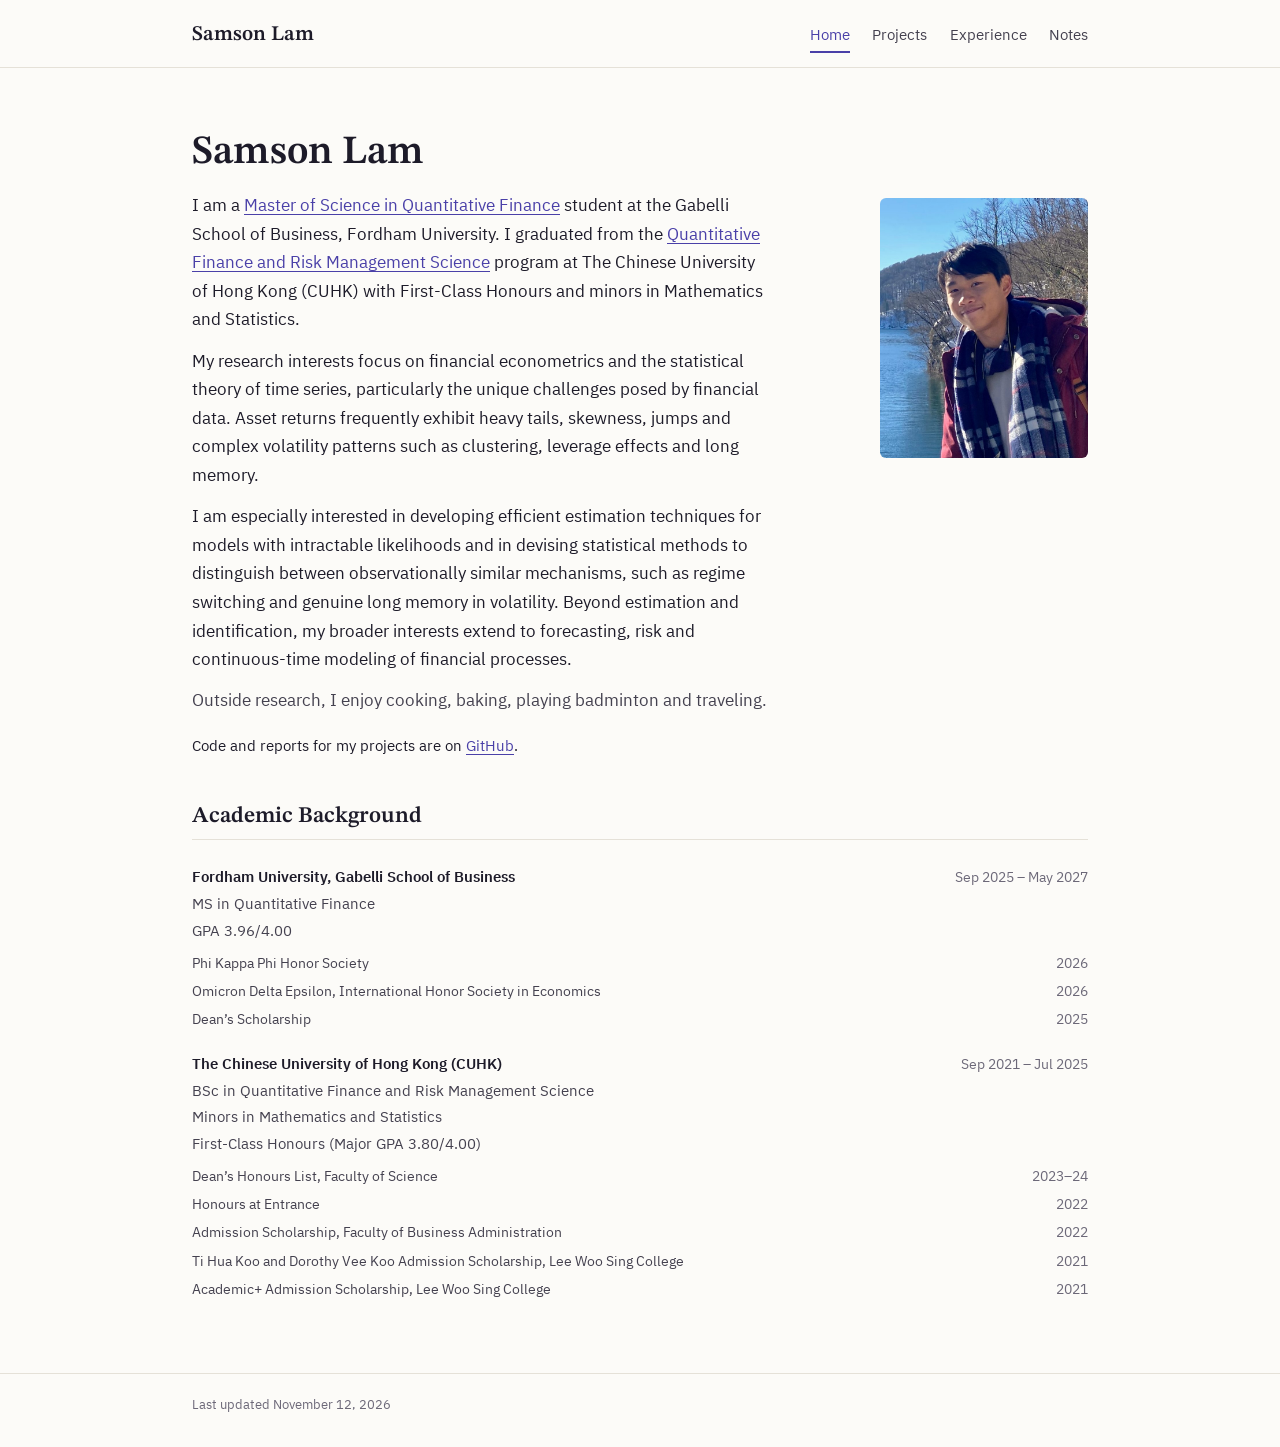
<file: index.html>
<!DOCTYPE html>
<html xmlns="http://www.w3.org/1999/xhtml" lang="en" xml:lang="en"><head>

<meta charset="utf-8">
<meta name="generator" content="quarto-1.10.19">

<meta name="viewport" content="width=device-width, initial-scale=1.0, user-scalable=yes">

<meta name="description" content="Samson Lam, MS in Quantitative Finance student at Fordham Gabelli. Research interests in financial econometrics and the statistical theory of time series.">

<title>Samson Lam</title>
<style>
/* Default styles provided by pandoc.
** See https://pandoc.org/MANUAL.html#variables-for-html for config info.
*/
span.smallcaps{font-variant: small-caps;}
div.columns{display: flex; gap: 1.5em;}
div.column{flex: auto;}
@media screen {
div.columns{gap: min(4vw, 1.5em);}
div.column{overflow-x: auto;}
}
div.hanging-indent{margin-left: 1.5em; text-indent: -1.5em;}
ul.task-list{list-style: none;}
ul.task-list li input[type="checkbox"] {
  width: 0.8em;
  margin: 0 0.8em 0.2em -1em; /* quarto-specific, see https://github.com/quarto-dev/quarto-cli/issues/4556 */ 
  vertical-align: middle;
}
.display.math{display: block; text-align: center; margin: 0.5rem auto;}
</style>


<link rel="stylesheet" href="assets/fonts/fonts.css">
<link rel="icon" href="favicon.ico" sizes="32x32">
<link rel="icon" href="assets/img/favicon.svg" type="image/svg+xml">
<link rel="apple-touch-icon" href="assets/img/apple-touch-icon.png">


<link rel="stylesheet" href="styles.css">
<meta property="og:title" content="Samson Lam">
<meta property="og:description" content="Samson Lam, MS in Quantitative Finance student at Fordham Gabelli. Research interests in financial econometrics and the statistical theory of time series.">
<meta property="og:site_name" content="Samson Lam">
<meta name="twitter:title" content="Samson Lam">
<meta name="twitter:description" content="Samson Lam, MS in Quantitative Finance student at Fordham Gabelli. Research interests in financial econometrics and the statistical theory of time series.">
<meta name="twitter:card" content="summary">
</head>

<body>

<a class="skip-link" href="#content">Skip to content</a>
<header class="site-header">
  <div class="wrap header-row">
    <a class="site-name" href="index.html">Samson Lam</a>
    <nav class="site-nav" aria-label="Main">
      <a href="index.html">Home</a>
      <a href="projects.html">Projects</a>
      <a href="experience.html">Experience</a>
      <a href="notes.html">Notes</a>
    </nav>
  </div>
</header>
<script>
(function () {
  var f = location.pathname.split('/').pop().replace(/\.html$/, '') || 'index';   // GitHub Pages also serves /projects etc. (8 Nov 2026)
  var links = document.querySelectorAll('.site-nav a');
  var hit = null;
  links.forEach(function (a) { if (a.getAttribute('href').replace(/\.html$/, '') === f) hit = a; });
  if (!hit) hit = links[0];
  hit.setAttribute('aria-current', 'page');
})();
</script>
<main id="content" class="wrap page"><header id="title-block-header" class="quarto-title-block"><h1 id="samson-lam" class="title">Samson Lam</h1></header>




<div class="hero">
<div class="photo">
<p><img src="assets/img/photo.jpg" alt="Samson Lam by a lake in winter"></p>
</div>
<div class="hero-text">

<div class="bio">
<p>I am a <a href="https://www.fordham.edu/gabelli-school-of-business/academic-programs-and-admissions/graduate-programs/academic-programs/ms-programs/quantitative-finance/">Master of Science in Quantitative Finance</a> student at the Gabelli School of Business, Fordham University. I graduated from the <a href="https://www.qfrm.cuhk.edu.hk/">Quantitative Finance and Risk Management Science</a> program at The Chinese University of Hong Kong (CUHK) with First-Class Honours and minors in Mathematics and Statistics.</p>
<p>My research interests focus on financial econometrics and the statistical theory of time series, particularly the unique challenges posed by financial data. Asset returns frequently exhibit heavy tails, skewness, jumps and complex volatility patterns such as clustering, leverage effects and long memory.</p>
<p>I am especially interested in developing efficient estimation techniques for models with intractable likelihoods and in devising statistical methods to distinguish between observationally similar mechanisms, such as regime switching and genuine long memory in volatility. Beyond estimation and identification, my broader interests extend to forecasting, risk and continuous-time modeling of financial processes.</p>
<p><span class="personal">Outside research, I enjoy cooking, baking, playing badminton and traveling.</span></p>
</div>
<div class="links">
<p>Code and reports for my projects are on <a href="https://github.com/Softpandaa">GitHub</a>.</p>
</div>
</div>
</div>
<section id="academic-background" class="block home-edu">
<h2>Academic Background</h2>
<div class="block-body edu-list">
<div class="edu">
<div class="edu-head">
<p><span class="degree">Fordham University, Gabelli School of Business</span> <span class="when">Sep 2025 – May 2027</span></p>
</div>
<p><span class="school">MS in Quantitative Finance</span></p>
<p><span class="honours">GPA 3.96/4.00</span></p>
<div class="awards">
<ul>
<li>Phi Kappa Phi Honor Society <span class="when">2026</span></li>
<li>Omicron Delta Epsilon, International Honor Society in Economics <span class="when">2026</span></li>
<li>Dean’s Scholarship <span class="when">2025</span></li>
</ul>
</div>
</div>
<div class="edu">
<div class="edu-head">
<p><span class="degree">The Chinese University of Hong Kong (CUHK)</span> <span class="when">Sep 2021 – Jul 2025</span></p>
</div>
<p><span class="school">BSc in Quantitative Finance and Risk Management Science</span></p>
<p><span class="minors">Minors in Mathematics and Statistics</span></p>
<p><span class="honours">First-Class Honours (Major GPA 3.80/4.00)</span></p>
<div class="awards">
<ul>
<li>Dean’s Honours List, Faculty of Science <span class="when">2023–24</span></li>
<li>Honours at Entrance <span class="when">2022</span></li>
<li>Admission Scholarship, Faculty of Business Administration <span class="when">2022</span></li>
<li>Ti Hua Koo and Dorothy Vee Koo Admission Scholarship, Lee Woo Sing College <span class="when">2021</span></li>
<li>Academic+ Admission Scholarship, Lee Woo Sing College <span class="when">2021</span></li>
</ul>
</div>
</div>
</div>
</section>


</main>
<footer class="site-footer">
  <div class="wrap footer-row">
    <span>Last updated November 12, 2026</span>
  </div>
</footer>
<script>
document.querySelectorAll('a[href^="http"]').forEach(function (a) { a.target = '_blank'; a.rel = 'noopener'; });
</script>




</body></html>
</file>
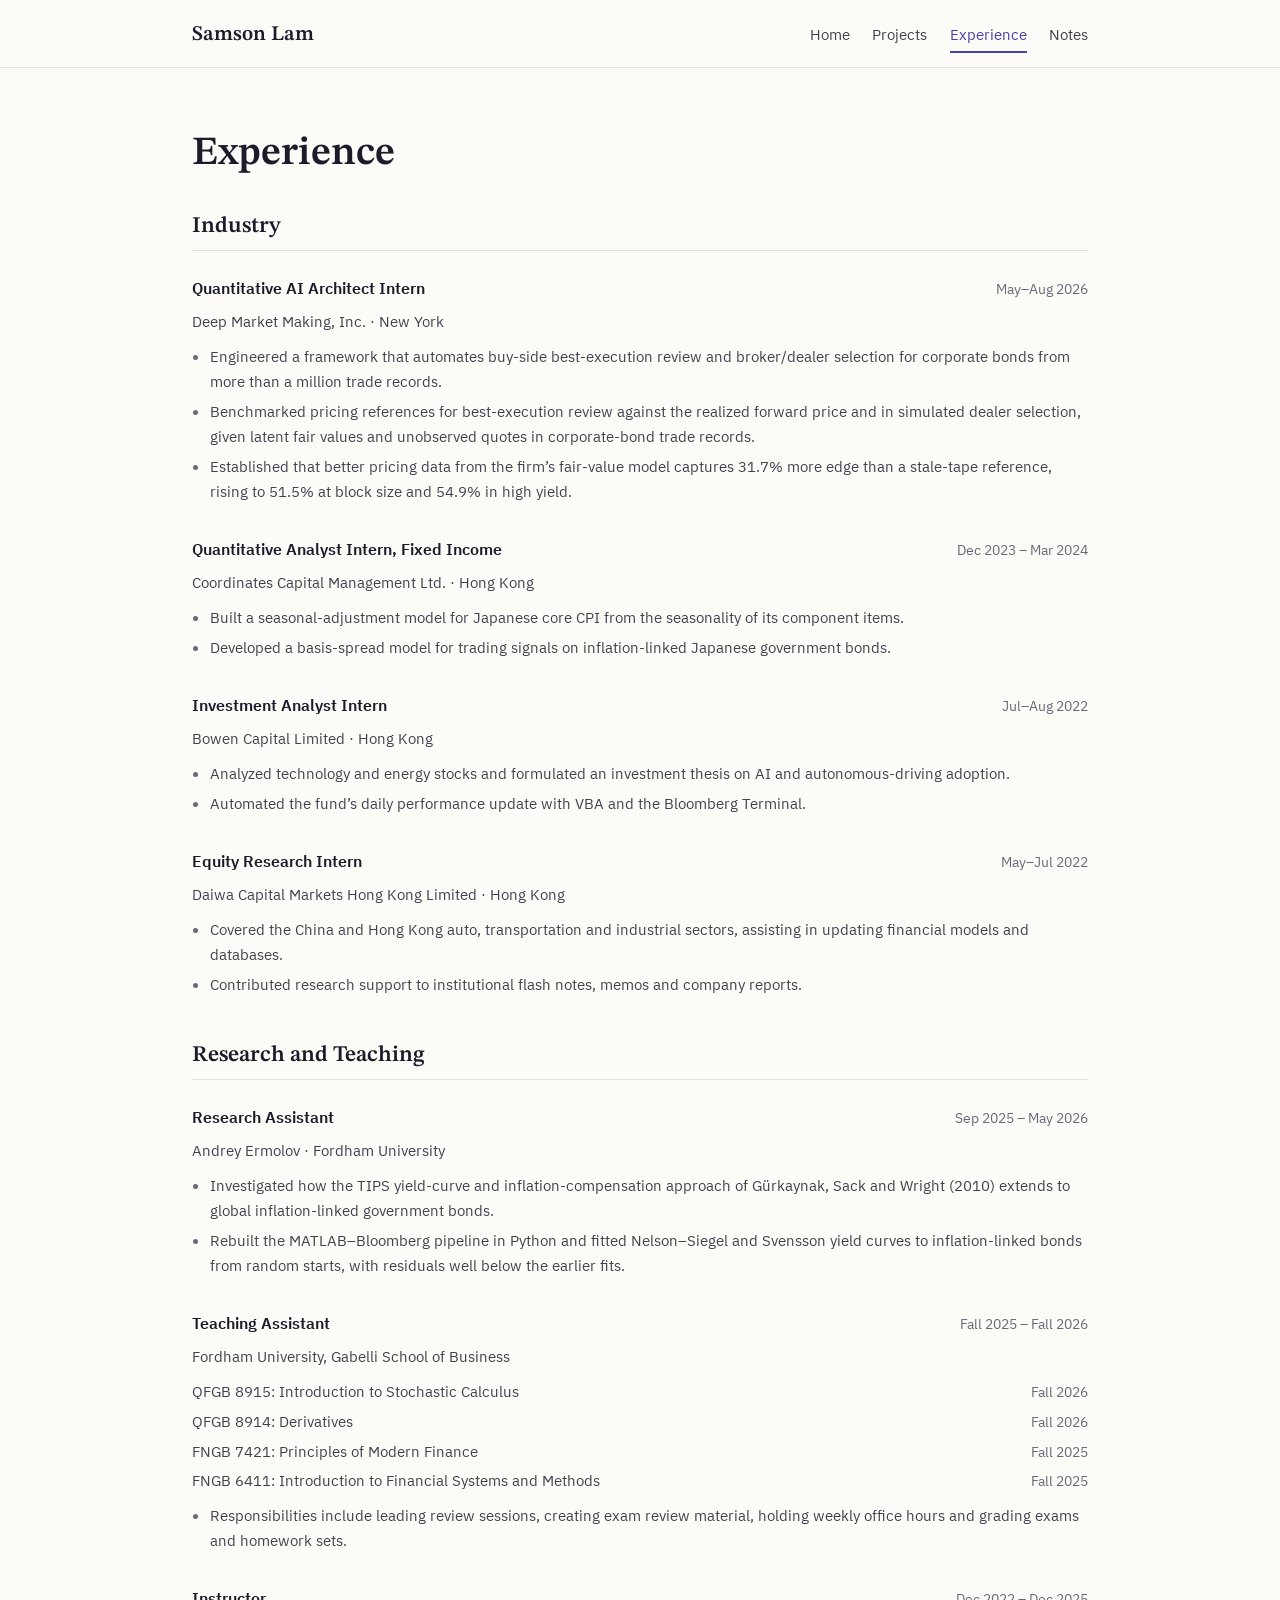
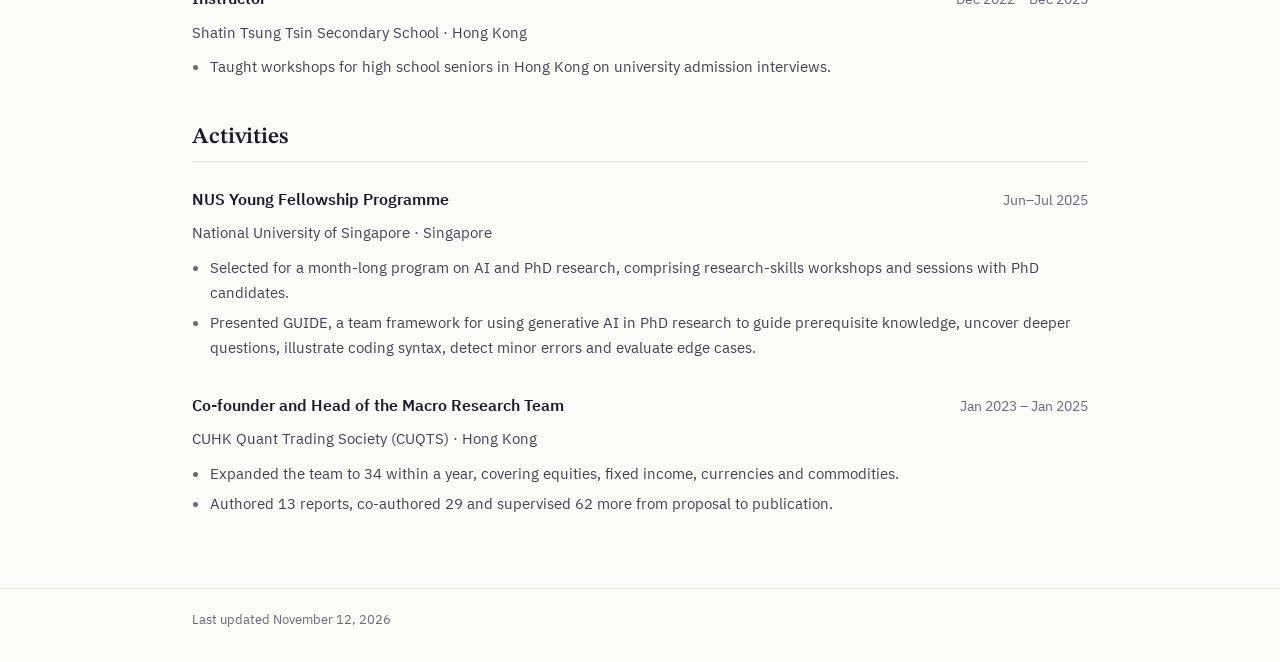
<file: experience.html>
<!DOCTYPE html>
<html xmlns="http://www.w3.org/1999/xhtml" lang="en" xml:lang="en"><head>

<meta charset="utf-8">
<meta name="generator" content="quarto-1.10.19">

<meta name="viewport" content="width=device-width, initial-scale=1.0, user-scalable=yes">

<meta name="description" content="Industry, research and teaching experience of Samson Lam.">

<title>Experience</title>
<style>
/* Default styles provided by pandoc.
** See https://pandoc.org/MANUAL.html#variables-for-html for config info.
*/
span.smallcaps{font-variant: small-caps;}
div.columns{display: flex; gap: 1.5em;}
div.column{flex: auto;}
@media screen {
div.columns{gap: min(4vw, 1.5em);}
div.column{overflow-x: auto;}
}
div.hanging-indent{margin-left: 1.5em; text-indent: -1.5em;}
ul.task-list{list-style: none;}
ul.task-list li input[type="checkbox"] {
  width: 0.8em;
  margin: 0 0.8em 0.2em -1em; /* quarto-specific, see https://github.com/quarto-dev/quarto-cli/issues/4556 */ 
  vertical-align: middle;
}
.display.math{display: block; text-align: center; margin: 0.5rem auto;}
</style>


<link rel="stylesheet" href="assets/fonts/fonts.css">
<link rel="icon" href="favicon.ico" sizes="32x32">
<link rel="icon" href="assets/img/favicon.svg" type="image/svg+xml">
<link rel="apple-touch-icon" href="assets/img/apple-touch-icon.png">


<link rel="stylesheet" href="styles.css">
<meta property="og:title" content="Experience">
<meta property="og:description" content="Industry, research and teaching experience of Samson Lam.">
<meta property="og:site_name" content="Samson Lam">
<meta name="twitter:title" content="Experience">
<meta name="twitter:description" content="Industry, research and teaching experience of Samson Lam.">
<meta name="twitter:card" content="summary">
</head>

<body>

<a class="skip-link" href="#content">Skip to content</a>
<header class="site-header">
  <div class="wrap header-row">
    <a class="site-name" href="index.html">Samson Lam</a>
    <nav class="site-nav" aria-label="Main">
      <a href="index.html">Home</a>
      <a href="projects.html">Projects</a>
      <a href="experience.html">Experience</a>
      <a href="notes.html">Notes</a>
    </nav>
  </div>
</header>
<script>
(function () {
  var f = location.pathname.split('/').pop().replace(/\.html$/, '') || 'index';   // GitHub Pages also serves /projects etc. (8 Nov 2026)
  var links = document.querySelectorAll('.site-nav a');
  var hit = null;
  links.forEach(function (a) { if (a.getAttribute('href').replace(/\.html$/, '') === f) hit = a; });
  if (!hit) hit = links[0];
  hit.setAttribute('aria-current', 'page');
})();
</script>
<main id="content" class="wrap page"><header id="title-block-header" class="quarto-title-block"></header>




<section id="experience" class="page-head">
<h1>Experience</h1>
</section>
<section id="industry" class="block">
<h2>Industry</h2>
<div class="block-body">
<div class="entry">
<div class="entry-head">
<p><span class="entry-role" role="heading" aria-level="3">Quantitative AI Architect Intern</span> <span class="when">May–Aug 2026</span></p>
</div>
<p><span class="entry-org">Deep Market Making, Inc.&nbsp;· New York</span></p>
<ul>
<li>Engineered a framework that automates buy-side best-execution review and broker/dealer selection for corporate bonds from more than a million trade records.</li>
<li>Benchmarked pricing references for best-execution review against the realized forward price and in simulated dealer selection, given latent fair values and unobserved quotes in corporate-bond trade records.</li>
<li>Established that better pricing data from the firm’s fair-value model captures 31.7% more edge than a stale-tape reference, rising to 51.5% at block size and 54.9% in high yield.</li>
</ul>
</div>
<div class="entry">
<div class="entry-head">
<p><span class="entry-role" role="heading" aria-level="3">Quantitative Analyst Intern, Fixed Income</span> <span class="when">Dec 2023 – Mar 2024</span></p>
</div>
<p><span class="entry-org">Coordinates Capital Management Ltd.&nbsp;· Hong Kong</span></p>
<ul>
<li>Built a seasonal-adjustment model for Japanese core CPI from the seasonality of its component items.</li>
<li>Developed a basis-spread model for trading signals on inflation-linked Japanese government bonds.</li>
</ul>
</div>
<div class="entry">
<div class="entry-head">
<p><span class="entry-role" role="heading" aria-level="3">Investment Analyst Intern</span> <span class="when">Jul–Aug 2022</span></p>
</div>
<p><span class="entry-org">Bowen Capital Limited · Hong Kong</span></p>
<ul>
<li>Analyzed technology and energy stocks and formulated an investment thesis on AI and autonomous-driving adoption.</li>
<li>Automated the fund’s daily performance update with VBA and the Bloomberg Terminal.</li>
</ul>
</div>
<div class="entry">
<div class="entry-head">
<p><span class="entry-role" role="heading" aria-level="3">Equity Research Intern</span> <span class="when">May–Jul 2022</span></p>
</div>
<p><span class="entry-org">Daiwa Capital Markets Hong Kong Limited · Hong Kong</span></p>
<ul>
<li>Covered the China and Hong Kong auto, transportation and industrial sectors, assisting in updating financial models and databases.</li>
<li>Contributed research support to institutional flash notes, memos and company reports.</li>
</ul>
</div>
</div>
</section>
<section id="teaching" class="block">
<h2>Research and Teaching</h2>
<div class="block-body">
<div class="entry">
<div class="entry-head">
<p><span class="entry-role" role="heading" aria-level="3">Research Assistant</span> <span class="when">Sep 2025 – May 2026</span></p>
</div>
<p><span class="entry-org">Andrey Ermolov · Fordham University</span></p>
<ul>
<li>Investigated how the TIPS yield-curve and inflation-compensation approach of Gürkaynak, Sack and Wright (2010) extends to global inflation-linked government bonds.</li>
<li>Rebuilt the MATLAB–Bloomberg pipeline in Python and fitted Nelson–Siegel and Svensson yield curves to inflation-linked bonds from random starts, with residuals well below the earlier fits.</li>
</ul>
</div>
<div class="entry">
<div class="entry-head">
<p><span class="entry-role" role="heading" aria-level="3">Teaching Assistant</span> <span class="when">Fall 2025 – Fall 2026</span></p>
</div>
<p><span class="entry-org">Fordham University, Gabelli School of Business</span></p>
<div class="courses">
<ul>
<li>QFGB 8915: Introduction to Stochastic Calculus <span class="when">Fall 2026</span></li>
<li>QFGB 8914: Derivatives <span class="when">Fall 2026</span></li>
<li>FNGB 7421: Principles of Modern Finance <span class="when">Fall 2025</span></li>
<li>FNGB 6411: Introduction to Financial Systems and Methods <span class="when">Fall 2025</span></li>
</ul>
</div>
<ul>
<li>Responsibilities include leading review sessions, creating exam review material, holding weekly office hours and grading exams and homework sets.</li>
</ul>
</div>
<div class="entry">
<div class="entry-head">
<p><span class="entry-role" role="heading" aria-level="3">Instructor</span> <span class="when">Dec 2022 – Dec 2025</span></p>
</div>
<p><span class="entry-org">Shatin Tsung Tsin Secondary School · Hong Kong</span></p>
<ul>
<li>Taught workshops for high school seniors in Hong Kong on university admission interviews.</li>
</ul>
</div>
</div>
</section>
<section id="activities" class="block">
<h2>Activities</h2>
<div class="block-body">
<div class="entry">
<div class="entry-head">
<p><span class="entry-role" role="heading" aria-level="3">NUS Young Fellowship Programme</span> <span class="when">Jun–Jul 2025</span></p>
</div>
<p><span class="entry-org">National University of Singapore · Singapore</span></p>
<ul>
<li>Selected for a month-long program on AI and PhD research, comprising research-skills workshops and sessions with PhD candidates.</li>
<li>Presented GUIDE, a team framework for using generative AI in PhD research to guide prerequisite knowledge, uncover deeper questions, illustrate coding syntax, detect minor errors and evaluate edge cases.</li>
</ul>
</div>
<div class="entry">
<div class="entry-head">
<p><span class="entry-role" role="heading" aria-level="3">Co-founder and Head of the Macro Research Team</span> <span class="when">Jan 2023 – Jan 2025</span></p>
</div>
<p><span class="entry-org">CUHK Quant Trading Society (CUQTS) · Hong Kong</span></p>
<ul>
<li>Expanded the team to 34 within a year, covering equities, fixed income, currencies and commodities.</li>
<li>Authored 13 reports, co-authored 29 and supervised 62 more from proposal to publication.</li>
</ul>
</div>
</div>
</section>


</main>
<footer class="site-footer">
  <div class="wrap footer-row">
    <span>Last updated November 12, 2026</span>
  </div>
</footer>
<script>
document.querySelectorAll('a[href^="http"]').forEach(function (a) { a.target = '_blank'; a.rel = 'noopener'; });
</script>




</body></html>
</file>
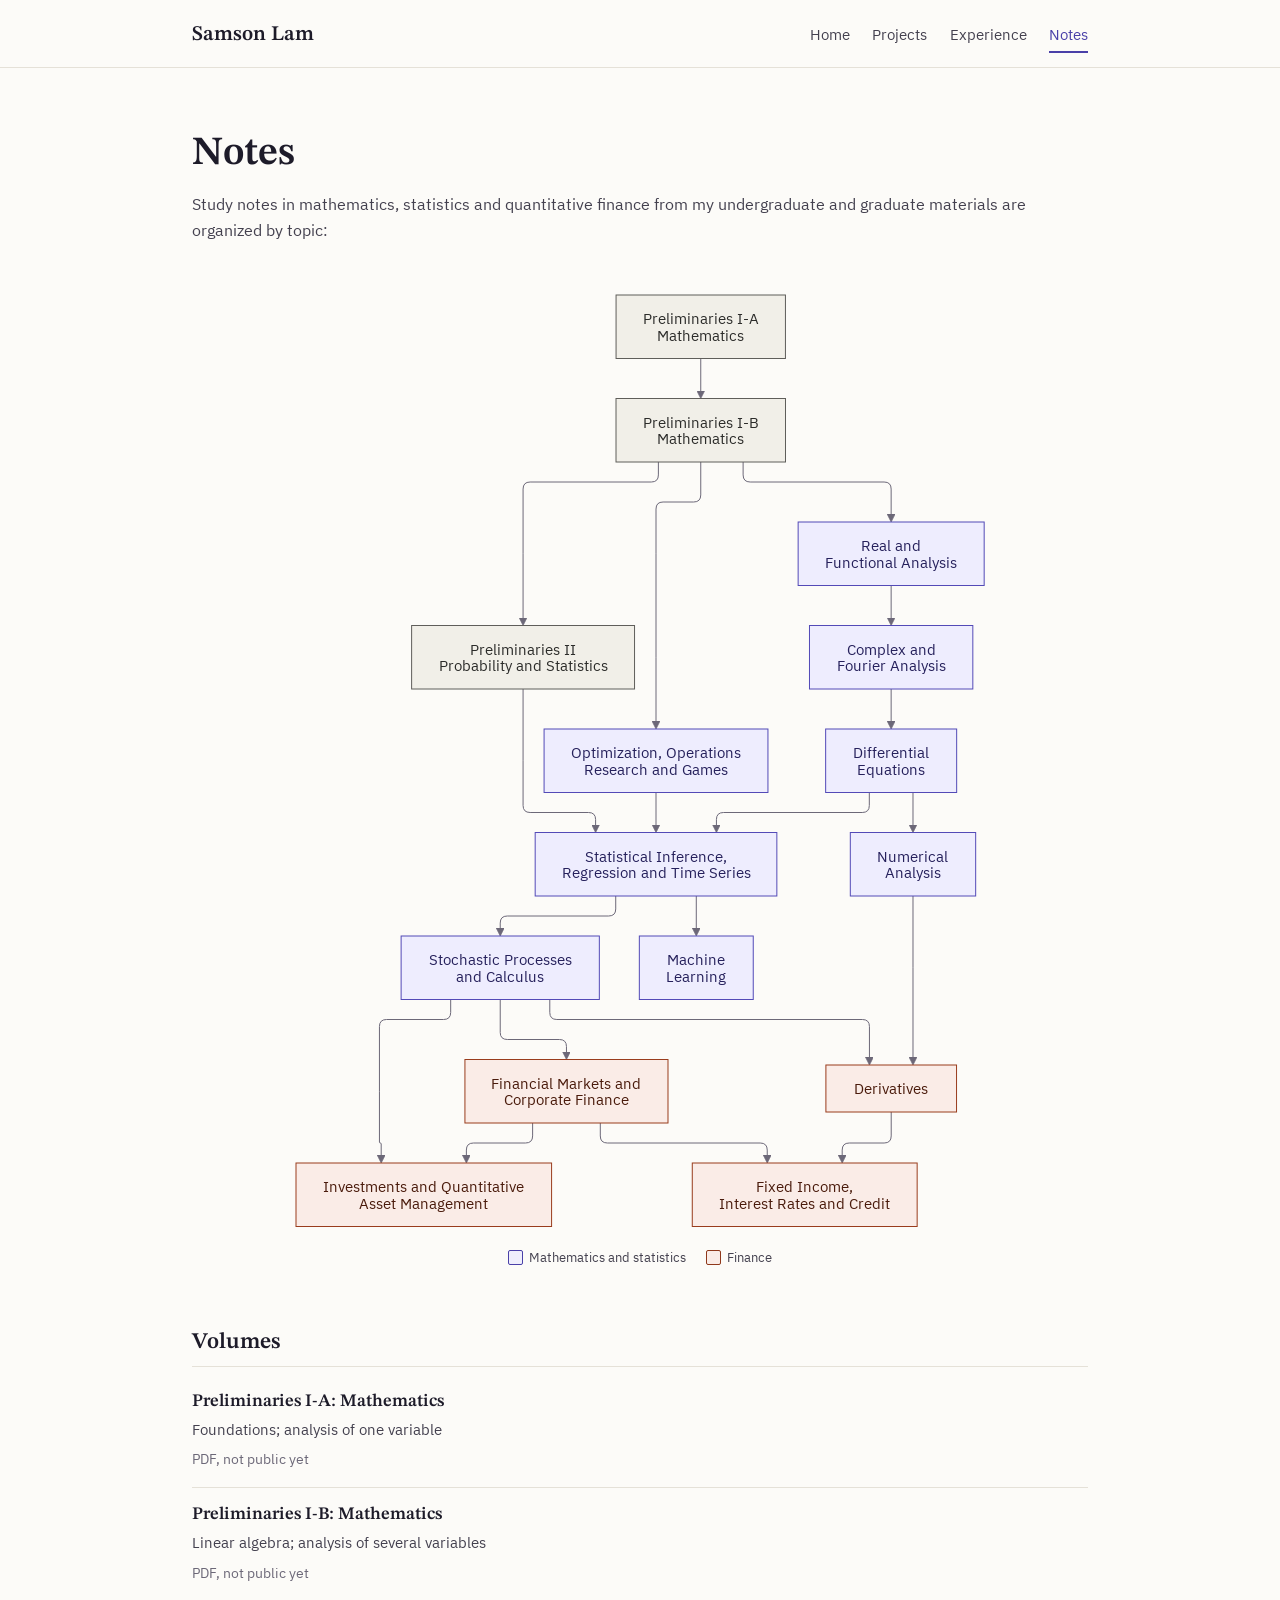
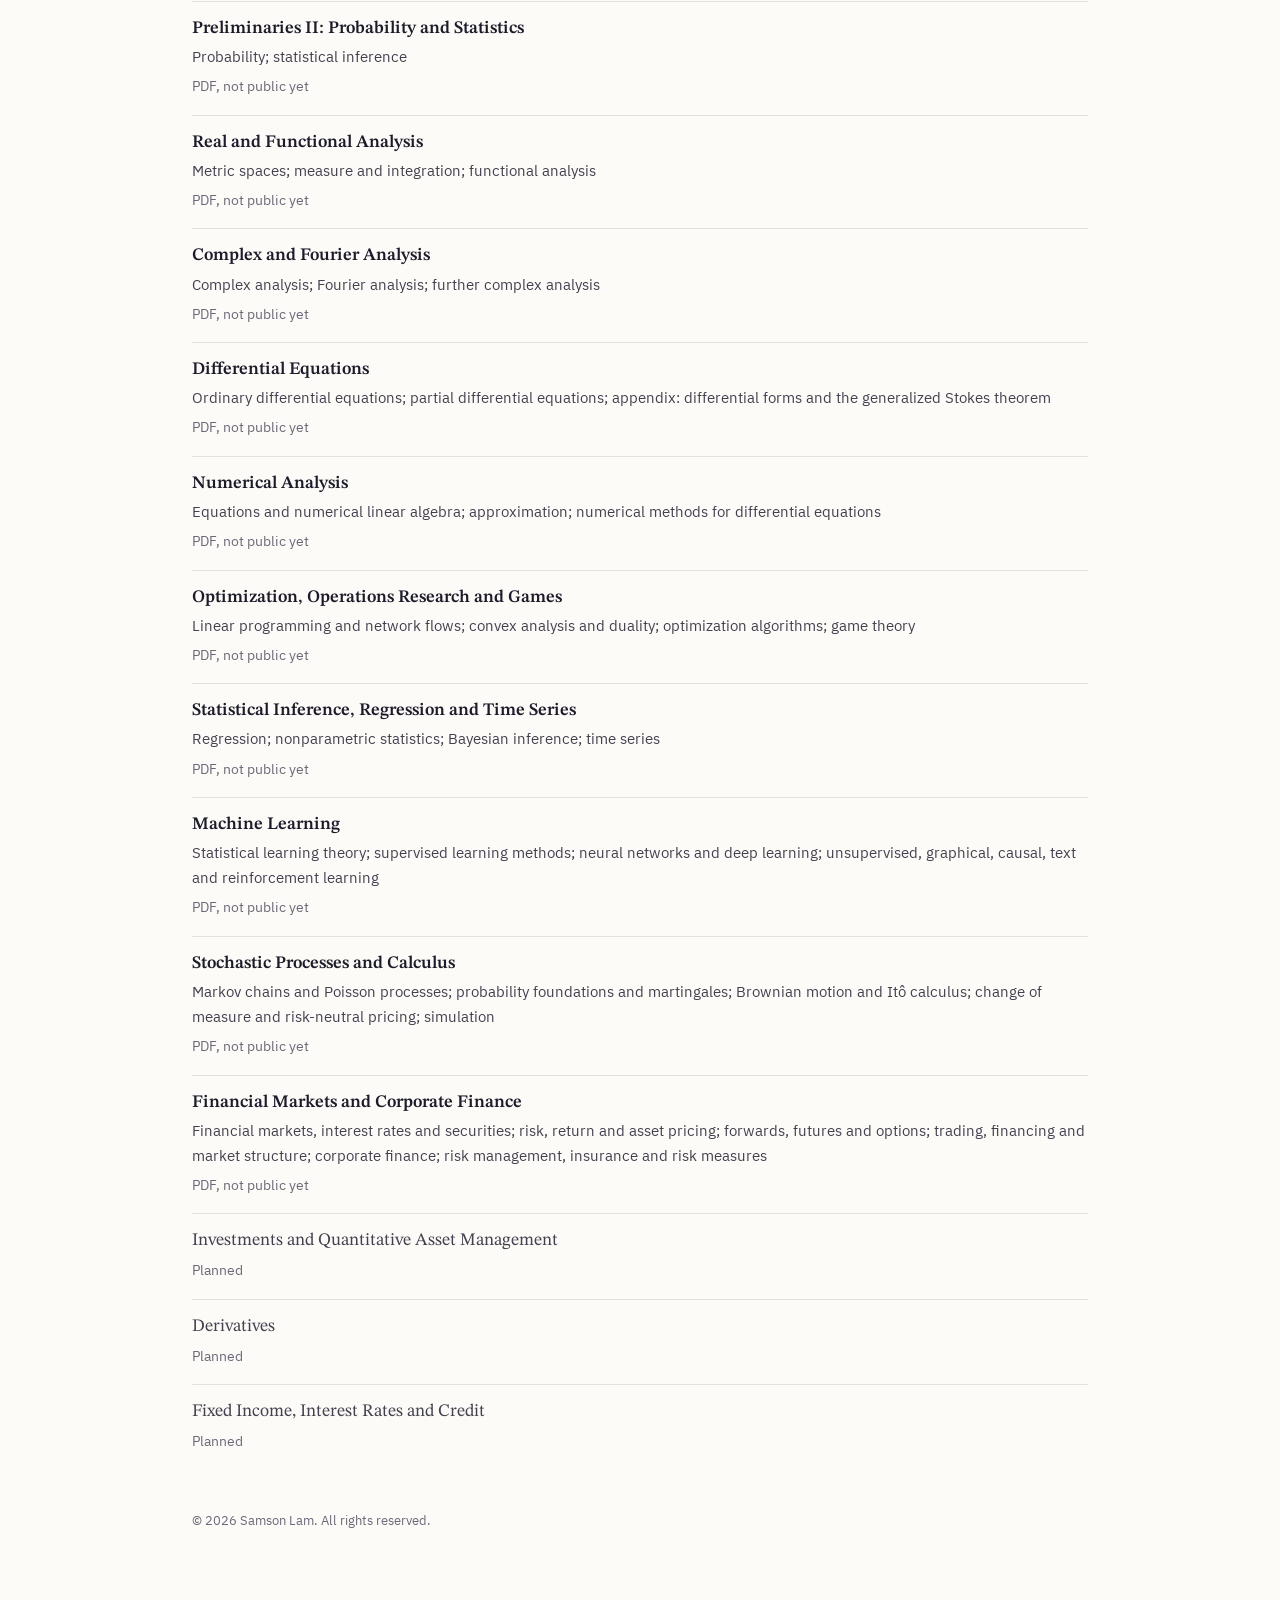
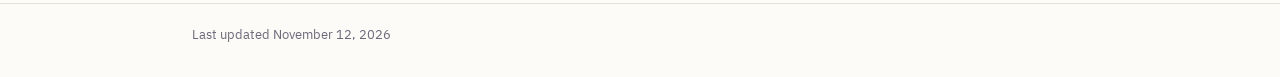
<file: notes.html>
<!DOCTYPE html>
<html xmlns="http://www.w3.org/1999/xhtml" lang="en" xml:lang="en"><head>

<meta charset="utf-8">
<meta name="generator" content="quarto-1.10.19">

<meta name="viewport" content="width=device-width, initial-scale=1.0, user-scalable=yes">

<meta name="description" content="Study notes by Samson Lam in mathematics, statistics and quantitative finance, organized by topic.">

<title>Notes</title>
<style>
/* Default styles provided by pandoc.
** See https://pandoc.org/MANUAL.html#variables-for-html for config info.
*/
span.smallcaps{font-variant: small-caps;}
div.columns{display: flex; gap: 1.5em;}
div.column{flex: auto;}
@media screen {
div.columns{gap: min(4vw, 1.5em);}
div.column{overflow-x: auto;}
}
div.hanging-indent{margin-left: 1.5em; text-indent: -1.5em;}
ul.task-list{list-style: none;}
ul.task-list li input[type="checkbox"] {
  width: 0.8em;
  margin: 0 0.8em 0.2em -1em; /* quarto-specific, see https://github.com/quarto-dev/quarto-cli/issues/4556 */ 
  vertical-align: middle;
}
.display.math{display: block; text-align: center; margin: 0.5rem auto;}
</style>


<link rel="stylesheet" href="assets/fonts/fonts.css">
<link rel="icon" href="favicon.ico" sizes="32x32">
<link rel="icon" href="assets/img/favicon.svg" type="image/svg+xml">
<link rel="apple-touch-icon" href="assets/img/apple-touch-icon.png">


<link rel="stylesheet" href="styles.css">
<meta property="og:title" content="Notes">
<meta property="og:description" content="Study notes by Samson Lam in mathematics, statistics and quantitative finance, organized by topic.">
<meta property="og:site_name" content="Samson Lam">
<meta name="twitter:title" content="Notes">
<meta name="twitter:description" content="Study notes by Samson Lam in mathematics, statistics and quantitative finance, organized by topic.">
<meta name="twitter:card" content="summary">
</head>

<body>

<a class="skip-link" href="#content">Skip to content</a>
<header class="site-header">
  <div class="wrap header-row">
    <a class="site-name" href="index.html">Samson Lam</a>
    <nav class="site-nav" aria-label="Main">
      <a href="index.html">Home</a>
      <a href="projects.html">Projects</a>
      <a href="experience.html">Experience</a>
      <a href="notes.html">Notes</a>
    </nav>
  </div>
</header>
<script>
(function () {
  var f = location.pathname.split('/').pop().replace(/\.html$/, '') || 'index';   // GitHub Pages also serves /projects etc. (8 Nov 2026)
  var links = document.querySelectorAll('.site-nav a');
  var hit = null;
  links.forEach(function (a) { if (a.getAttribute('href').replace(/\.html$/, '') === f) hit = a; });
  if (!hit) hit = links[0];
  hit.setAttribute('aria-current', 'page');
})();
</script>
<main id="content" class="wrap page"><header id="title-block-header" class="quarto-title-block"></header>




<section id="notes" class="page-head">
<h1>Notes</h1>
<p>Study notes in mathematics, statistics and quantitative finance from my undergraduate and graduate materials are organized by topic:</p>
</section>
<div class="diagram diagram-lead">
<svg id="roadmap-svg" aria-label="Roadmap" width="100%" xmlns="http://www.w3.org/2000/svg" xlink="http://www.w3.org/1999/xlink" class="flowchart" style="max-width: 704.172px; background-color: transparent;" viewbox="4 4 704.171630859375 947.5" role="graphics-document document" aria-roledescription="flowchart-v2"><style>#roadmap-svg{font-family:"IBM Plex Sans",sans-serif;font-size:15px;fill:#333;}@keyframes edge-animation-frame{from{stroke-dashoffset:0;}}@keyframes dash{to{stroke-dashoffset:0;}}#roadmap-svg .edge-animation-slow{stroke-dasharray:9,5!important;stroke-dashoffset:900;animation:dash 50s linear infinite;stroke-linecap:round;}#roadmap-svg .edge-animation-fast{stroke-dasharray:9,5!important;stroke-dashoffset:900;animation:dash 20s linear infinite;stroke-linecap:round;}#roadmap-svg .error-icon{fill:hsl(220.5882352941, 100%, 98.3333333333%);}#roadmap-svg .error-text{fill:rgb(8.5000000002, 5.7500000001, 0);stroke:rgb(8.5000000002, 5.7500000001, 0);}#roadmap-svg .edge-thickness-normal{stroke-width:1px;}#roadmap-svg .edge-thickness-thick{stroke-width:3.5px;}#roadmap-svg .edge-pattern-solid{stroke-dasharray:0;}#roadmap-svg .edge-thickness-invisible{stroke-width:0;fill:none;}#roadmap-svg .edge-pattern-dashed{stroke-dasharray:3;}#roadmap-svg .edge-pattern-dotted{stroke-dasharray:2;}#roadmap-svg .marker{fill:var(--diagram-edge);stroke:var(--diagram-edge);}#roadmap-svg .marker.cross{stroke:var(--diagram-edge);}#roadmap-svg svg{font-family:"IBM Plex Sans",sans-serif;font-size:15px;}#roadmap-svg p{margin:0;}#roadmap-svg .label{font-family:"IBM Plex Sans",sans-serif;color:#333;}#roadmap-svg .cluster-label text{fill:rgb(8.5000000002, 5.7500000001, 0);}#roadmap-svg .cluster-label span{color:rgb(8.5000000002, 5.7500000001, 0);}#roadmap-svg .cluster-label span p{background-color:transparent;}#roadmap-svg .label text,#roadmap-svg span{fill:#333;color:#333;}#roadmap-svg .node rect,#roadmap-svg .node circle,#roadmap-svg .node ellipse,#roadmap-svg .node polygon,#roadmap-svg .node path{fill:#fff4dd;stroke:hsl(40.5882352941, 60%, 83.3333333333%);stroke-width:1px;}#roadmap-svg .rough-node .label text,#roadmap-svg .node .label text,#roadmap-svg .image-shape .label,#roadmap-svg .icon-shape .label{text-anchor:middle;}#roadmap-svg .node .katex path{fill:#000;stroke:#000;stroke-width:1px;}#roadmap-svg .rough-node .label,#roadmap-svg .node .label,#roadmap-svg .image-shape .label,#roadmap-svg .icon-shape .label{text-align:center;}#roadmap-svg .node.clickable{cursor:pointer;}#roadmap-svg .root .anchor path{fill:var(--diagram-edge)!important;stroke-width:0;stroke:var(--diagram-edge);}#roadmap-svg .arrowheadPath{fill:var(--diagram-edge);}#roadmap-svg .edgePath .path{stroke:var(--diagram-edge);stroke-width:1px;}#roadmap-svg .flowchart-link{stroke:var(--diagram-edge);fill:none;}#roadmap-svg .edgeLabel{background-color:hsl(-79.4117647059, 100%, 93.3333333333%);text-align:center;}#roadmap-svg .edgeLabel p{background-color:hsl(-79.4117647059, 100%, 93.3333333333%);}#roadmap-svg .edgeLabel rect{opacity:0.5;background-color:hsl(-79.4117647059, 100%, 93.3333333333%);fill:hsl(-79.4117647059, 100%, 93.3333333333%);}#roadmap-svg .labelBkg{background-color:rgba(243.9999999999, 220.9999999998, 255, 0.5);}#roadmap-svg .cluster rect{fill:hsl(220.5882352941, 100%, 98.3333333333%);stroke:hsl(220.5882352941, 60%, 88.3333333333%);stroke-width:1px;}#roadmap-svg .cluster text{fill:rgb(8.5000000002, 5.7500000001, 0);}#roadmap-svg .cluster span{color:rgb(8.5000000002, 5.7500000001, 0);}#roadmap-svg div.mermaidTooltip{position:absolute;text-align:center;max-width:200px;padding:2px;font-family:"IBM Plex Sans",sans-serif;font-size:12px;background:hsl(220.5882352941, 100%, 98.3333333333%);border:1px solid hsl(220.5882352941, 60%, 88.3333333333%);border-radius:2px;pointer-events:none;z-index:100;}#roadmap-svg .flowchartTitleText{text-anchor:middle;font-size:18px;fill:#333;}#roadmap-svg rect.text{fill:none;stroke-width:0;}#roadmap-svg .icon-shape,#roadmap-svg .image-shape{background-color:hsl(-79.4117647059, 100%, 93.3333333333%);text-align:center;}#roadmap-svg .icon-shape p,#roadmap-svg .image-shape p{background-color:hsl(-79.4117647059, 100%, 93.3333333333%);padding:2px;}#roadmap-svg .icon-shape .label rect,#roadmap-svg .image-shape .label rect{opacity:0.5;background-color:hsl(-79.4117647059, 100%, 93.3333333333%);fill:hsl(-79.4117647059, 100%, 93.3333333333%);}#roadmap-svg .label-icon{display:inline-block;height:1em;overflow:visible;vertical-align:-0.125em;}#roadmap-svg .node .label-icon path{fill:currentColor;stroke:revert;stroke-width:revert;}#roadmap-svg .node .neo-node{stroke:hsl(40.5882352941, 60%, 83.3333333333%);}#roadmap-svg [data-look="neo"].node rect,#roadmap-svg [data-look="neo"].cluster rect,#roadmap-svg [data-look="neo"].node polygon{stroke:url(#roadmap-svg-gradient);filter:drop-shadow( 1px 2px 2px rgba(185,185,185,1));}#roadmap-svg [data-look="neo"].swimlane.cluster rect{filter:none;}#roadmap-svg [data-look="neo"].node path{stroke:url(#roadmap-svg-gradient);stroke-width:1px;}#roadmap-svg [data-look="neo"].node .outer-path{filter:drop-shadow( 1px 2px 2px rgba(185,185,185,1));}#roadmap-svg [data-look="neo"].node .neo-line path{stroke:hsl(40.5882352941, 60%, 83.3333333333%);filter:none;}#roadmap-svg [data-look="neo"].node circle{stroke:url(#roadmap-svg-gradient);filter:drop-shadow( 1px 2px 2px rgba(185,185,185,1));}#roadmap-svg [data-look="neo"].node circle .state-start{fill:#000000;}#roadmap-svg [data-look="neo"].icon-shape .icon{fill:url(#roadmap-svg-gradient);filter:drop-shadow( 1px 2px 2px rgba(185,185,185,1));}#roadmap-svg [data-look="neo"].icon-shape .icon-neo path{stroke:url(#roadmap-svg-gradient);filter:drop-shadow( 1px 2px 2px rgba(185,185,185,1));}#roadmap-svg :root{--mermaid-font-family:"trebuchet ms",verdana,arial,sans-serif;}#roadmap-svg .prelim rect{fill:rgb(241, 239, 232)!important;stroke:rgb(95, 94, 90)!important;color:rgb(44, 44, 42)!important;}#roadmap-svg .prelim polygon{fill:rgb(241, 239, 232)!important;stroke:rgb(95, 94, 90)!important;color:rgb(44, 44, 42)!important;}#roadmap-svg .prelim ellipse{fill:rgb(241, 239, 232)!important;stroke:rgb(95, 94, 90)!important;color:rgb(44, 44, 42)!important;}#roadmap-svg .prelim circle{fill:rgb(241, 239, 232)!important;stroke:rgb(95, 94, 90)!important;color:rgb(44, 44, 42)!important;}#roadmap-svg .prelim path{fill:rgb(241, 239, 232)!important;stroke:rgb(95, 94, 90)!important;color:rgb(44, 44, 42)!important;}#roadmap-svg .prelim tspan{fill:rgb(44, 44, 42)!important;}#roadmap-svg .math rect{fill:rgb(238, 237, 254)!important;stroke:rgb(83, 74, 183)!important;color:rgb(38, 33, 92)!important;}#roadmap-svg .math polygon{fill:rgb(238, 237, 254)!important;stroke:rgb(83, 74, 183)!important;color:rgb(38, 33, 92)!important;}#roadmap-svg .math ellipse{fill:rgb(238, 237, 254)!important;stroke:rgb(83, 74, 183)!important;color:rgb(38, 33, 92)!important;}#roadmap-svg .math circle{fill:rgb(238, 237, 254)!important;stroke:rgb(83, 74, 183)!important;color:rgb(38, 33, 92)!important;}#roadmap-svg .math path{fill:rgb(238, 237, 254)!important;stroke:rgb(83, 74, 183)!important;color:rgb(38, 33, 92)!important;}#roadmap-svg .math tspan{fill:rgb(38, 33, 92)!important;}#roadmap-svg .fin rect{fill:rgb(250, 236, 231)!important;stroke:rgb(153, 60, 29)!important;color:rgb(74, 27, 12)!important;}#roadmap-svg .fin polygon{fill:rgb(250, 236, 231)!important;stroke:rgb(153, 60, 29)!important;color:rgb(74, 27, 12)!important;}#roadmap-svg .fin ellipse{fill:rgb(250, 236, 231)!important;stroke:rgb(153, 60, 29)!important;color:rgb(74, 27, 12)!important;}#roadmap-svg .fin circle{fill:rgb(250, 236, 231)!important;stroke:rgb(153, 60, 29)!important;color:rgb(74, 27, 12)!important;}#roadmap-svg .fin path{fill:rgb(250, 236, 231)!important;stroke:rgb(153, 60, 29)!important;color:rgb(74, 27, 12)!important;}#roadmap-svg .fin tspan{fill:rgb(74, 27, 12)!important;}</style><g><marker id="roadmap-svg_flowchart-v2-pointEnd" class="marker flowchart-v2" viewbox="0 0 10 10" refx="5" refy="5" markerunits="userSpaceOnUse" markerwidth="8" markerheight="8" orient="auto"><path d="M 0 0 L 10 5 L 0 10 z" class="arrowMarkerPath" style="stroke-width: 1; stroke-dasharray: 1, 0;"></path></marker><marker id="roadmap-svg_flowchart-v2-pointStart" class="marker flowchart-v2" viewbox="0 0 10 10" refx="4.5" refy="5" markerunits="userSpaceOnUse" markerwidth="8" markerheight="8" orient="auto"><path d="M 0 5 L 10 10 L 10 0 z" class="arrowMarkerPath" style="stroke-width: 1; stroke-dasharray: 1, 0;"></path></marker><marker id="roadmap-svg_flowchart-v2-pointEnd-margin" class="marker flowchart-v2" viewbox="0 0 11.5 14" refx="11.5" refy="7" markerunits="userSpaceOnUse" markerwidth="10.5" markerheight="14" orient="auto"><path d="M 0 0 L 11.5 7 L 0 14 z" class="arrowMarkerPath" style="stroke-width: 0; stroke-dasharray: 1, 0;"></path></marker><marker id="roadmap-svg_flowchart-v2-pointStart-margin" class="marker flowchart-v2" viewbox="0 0 11.5 14" refx="1" refy="7" markerunits="userSpaceOnUse" markerwidth="11.5" markerheight="14" orient="auto"><polygon points="0,7 11.5,14 11.5,0" class="arrowMarkerPath" style="stroke-width: 0; stroke-dasharray: 1, 0;"></polygon></marker><marker id="roadmap-svg_flowchart-v2-circleEnd" class="marker flowchart-v2" viewbox="0 0 10 10" refx="11" refy="5" markerunits="userSpaceOnUse" markerwidth="11" markerheight="11" orient="auto"><circle cx="5" cy="5" r="5" class="arrowMarkerPath" style="stroke-width: 1; stroke-dasharray: 1, 0;"></circle></marker><marker id="roadmap-svg_flowchart-v2-circleStart" class="marker flowchart-v2" viewbox="0 0 10 10" refx="-1" refy="5" markerunits="userSpaceOnUse" markerwidth="11" markerheight="11" orient="auto"><circle cx="5" cy="5" r="5" class="arrowMarkerPath" style="stroke-width: 1; stroke-dasharray: 1, 0;"></circle></marker><marker id="roadmap-svg_flowchart-v2-circleEnd-margin" class="marker flowchart-v2" viewbox="0 0 10 10" refy="5" refx="12.25" markerunits="userSpaceOnUse" markerwidth="14" markerheight="14" orient="auto"><circle cx="5" cy="5" r="5" class="arrowMarkerPath" style="stroke-width: 0; stroke-dasharray: 1, 0;"></circle></marker><marker id="roadmap-svg_flowchart-v2-circleStart-margin" class="marker flowchart-v2" viewbox="0 0 10 10" refx="-2" refy="5" markerunits="userSpaceOnUse" markerwidth="14" markerheight="14" orient="auto"><circle cx="5" cy="5" r="5" class="arrowMarkerPath" style="stroke-width: 0; stroke-dasharray: 1, 0;"></circle></marker><marker id="roadmap-svg_flowchart-v2-crossEnd" class="marker cross flowchart-v2" viewbox="0 0 11 11" refx="12" refy="5.2" markerunits="userSpaceOnUse" markerwidth="11" markerheight="11" orient="auto"><path d="M 1,1 l 9,9 M 10,1 l -9,9" class="arrowMarkerPath" style="stroke-width: 2; stroke-dasharray: 1, 0;"></path></marker><marker id="roadmap-svg_flowchart-v2-crossStart" class="marker cross flowchart-v2" viewbox="0 0 11 11" refx="-1" refy="5.2" markerunits="userSpaceOnUse" markerwidth="11" markerheight="11" orient="auto"><path d="M 1,1 l 9,9 M 10,1 l -9,9" class="arrowMarkerPath" style="stroke-width: 2; stroke-dasharray: 1, 0;"></path></marker><marker id="roadmap-svg_flowchart-v2-crossEnd-margin" class="marker cross flowchart-v2" viewbox="0 0 15 15" refx="17.7" refy="7.5" markerunits="userSpaceOnUse" markerwidth="12" markerheight="12" orient="auto"><path d="M 1,1 L 14,14 M 1,14 L 14,1" class="arrowMarkerPath" style="stroke-width: 2.5;"></path></marker><marker id="roadmap-svg_flowchart-v2-crossStart-margin" class="marker cross flowchart-v2" viewbox="0 0 15 15" refx="-3.5" refy="7.5" markerunits="userSpaceOnUse" markerwidth="12" markerheight="12" orient="auto"><path d="M 1,1 L 14,14 M 1,14 L 14,1" class="arrowMarkerPath" style="stroke-width: 2.5; stroke-dasharray: 1, 0;"></path></marker><g class="root"><g class="clusters"></g><g class="edges edgePath"><path d="M416.7517318725586,75.5L416.7517318725586,111.5" id="roadmap-svg-L_P1A_P1B_0" class="edge-thickness-normal edge-pattern-solid edge-thickness-normal edge-pattern-solid flowchart-link" style=";" data-edge="true" data-et="edge" data-id="L_P1A_P1B_0" data-points="W3sieCI6NDE2Ljc1MTczMTg3MjU1ODYsInkiOjc1LjV9LHsieCI6NDE2Ljc1MTczMTg3MjU1ODYsInkiOjExNS41fV0=" data-look="classic" marker-end="url(#roadmap-svg_flowchart-v2-pointEnd)"></path><path d="M374.3806381225586,179L374.3806381225586,191.92893218813452Q374.3806381225586,199 367.3095703106931,199L246.14614614031598,199Q239.0750783284505,199 239.0750783284505,206.07106781186548L239.0750783284505,270.75L239.0750783284505,338.5" id="roadmap-svg-L_P1B_P2_0" class="edge-thickness-normal edge-pattern-solid edge-thickness-normal edge-pattern-solid flowchart-link" style=";" data-edge="true" data-et="edge" data-id="L_P1B_P2_0" data-points="[base64]" data-look="classic" marker-end="url(#roadmap-svg_flowchart-v2-pointEnd)"></path><path d="M459.1228256225586,179L459.1228256225586,191.92893218813452Q459.1228256225586,199 466.19389343442407,199L600.0849609356931,199Q607.1560287475586,199 607.1560287475586,206.07106781186548L607.1560287475586,235" id="roadmap-svg-L_P1B_RFA_0" class="edge-thickness-normal edge-pattern-solid edge-thickness-normal edge-pattern-solid flowchart-link" style=";" data-edge="true" data-et="edge" data-id="L_P1B_RFA_0" data-points="W3sieCI6NDU5LjEyMjgyNTYyMjU1ODYsInkiOjE3OX0seyJ4Ijo0NTkuMTIyODI1NjIyNTU4NiwieSI6MTk5fSx7IngiOjYwNy4xNTYwMjg3NDc1NTg2LCJ5IjoxOTl9LHsieCI6NjA3LjE1NjAyODc0NzU1ODYsInkiOjIzOX1d" data-look="classic" marker-end="url(#roadmap-svg_flowchart-v2-pointEnd)"></path><path d="M416.7517318725586,179L416.7517318725586,211.92893218813452Q416.7517318725586,219 409.6806640606931,219L379.083646140316,219Q372.0125783284505,219 372.0125783284505,226.07106781186548L372.0125783284505,270.75L372.0125783284505,374.25L372.0125783284505,442" id="roadmap-svg-L_P1B_OPT_0" class="edge-thickness-normal edge-pattern-solid edge-thickness-normal edge-pattern-solid flowchart-link" style=";" data-edge="true" data-et="edge" data-id="L_P1B_OPT_0" data-points="[base64]" data-look="classic" marker-end="url(#roadmap-svg_flowchart-v2-pointEnd)"></path><path d="M239.0750783284505,406L239.0750783284505,477.75L239.0750783284505,522.4289321881345Q239.0750783284505,529.5 246.14614614031598,529.5L304.523541766585,529.5Q311.5946095784505,529.5 311.5946095784505,536.5710678118655L311.5946095784505,545.5" id="roadmap-svg-L_P2_STAT_0" class="edge-thickness-normal edge-pattern-solid edge-thickness-normal edge-pattern-solid flowchart-link" style=";" data-edge="true" data-et="edge" data-id="L_P2_STAT_0" data-points="[base64]" data-look="classic" marker-end="url(#roadmap-svg_flowchart-v2-pointEnd)"></path><path d="M607.1560287475586,302.5L607.1560287475586,338.5" id="roadmap-svg-L_RFA_CFA_0" class="edge-thickness-normal edge-pattern-solid edge-thickness-normal edge-pattern-solid flowchart-link" style=";" data-edge="true" data-et="edge" data-id="L_RFA_CFA_0" data-points="W3sieCI6NjA3LjE1NjAyODc0NzU1ODYsInkiOjMwMi41fSx7IngiOjYwNy4xNTYwMjg3NDc1NTg2LCJ5IjozNDIuNX1d" data-look="classic" marker-end="url(#roadmap-svg_flowchart-v2-pointEnd)"></path><path d="M607.1560287475586,406L607.1560287475586,442" id="roadmap-svg-L_CFA_DE_0" class="edge-thickness-normal edge-pattern-solid edge-thickness-normal edge-pattern-solid flowchart-link" style=";" data-edge="true" data-et="edge" data-id="L_CFA_DE_0" data-points="W3sieCI6NjA3LjE1NjAyODc0NzU1ODYsInkiOjQwNn0seyJ4Ijo2MDcuMTU2MDI4NzQ3NTU4NiwieSI6NDQ2fV0=" data-look="classic" marker-end="url(#roadmap-svg_flowchart-v2-pointEnd)"></path><path d="M628.9919662475586,509.5L628.9919662475586,545.5" id="roadmap-svg-L_DE_NUM_0" class="edge-thickness-normal edge-pattern-solid edge-thickness-normal edge-pattern-solid flowchart-link" style=";" data-edge="true" data-et="edge" data-id="L_DE_NUM_0" data-points="W3sieCI6NjI4Ljk5MTk2NjI0NzU1ODYsInkiOjUwOS41fSx7IngiOjYyOC45OTE5NjYyNDc1NTg2LCJ5Ijo1NDkuNX1d" data-look="classic" marker-end="url(#roadmap-svg_flowchart-v2-pointEnd)"></path><path d="M585.3200912475586,509.5L585.3200912475586,522.4289321881345Q585.3200912475586,529.5 578.2490234356931,529.5L439.501614890316,529.5Q432.4305470784505,529.5 432.4305470784505,536.5710678118655L432.4305470784505,545.5" id="roadmap-svg-L_DE_STAT_0" class="edge-thickness-normal edge-pattern-solid edge-thickness-normal edge-pattern-solid flowchart-link" style=";" data-edge="true" data-et="edge" data-id="L_DE_STAT_0" data-points="W3sieCI6NTg1LjMyMDA5MTI0NzU1ODYsInkiOjUwOS41fSx7IngiOjU4NS4zMjAwOTEyNDc1NTg2LCJ5Ijo1MjkuNX0seyJ4Ijo0MzIuNDMwNTQ3MDc4NDUwNSwieSI6NTI5LjV9LHsieCI6NDMyLjQzMDU0NzA3ODQ1MDUsInkiOjU0OS41fV0=" data-look="classic" marker-end="url(#roadmap-svg_flowchart-v2-pointEnd)"></path><path d="M372.0125783284505,509.5L372.0125783284505,545.5" id="roadmap-svg-L_OPT_STAT_0" class="edge-thickness-normal edge-pattern-solid edge-thickness-normal edge-pattern-solid flowchart-link" style=";" data-edge="true" data-et="edge" data-id="L_OPT_STAT_0" data-points="W3sieCI6MzcyLjAxMjU3ODMyODQ1MDUsInkiOjUwOS41fSx7IngiOjM3Mi4wMTI1NzgzMjg0NTA1LCJ5Ijo1NDkuNX1d" data-look="classic" marker-end="url(#roadmap-svg_flowchart-v2-pointEnd)"></path><path d="M412.2912241617838,613L412.2912241617838,649" id="roadmap-svg-L_STAT_ML_0" class="edge-thickness-normal edge-pattern-solid edge-thickness-normal edge-pattern-solid flowchart-link" style=";" data-edge="true" data-et="edge" data-id="L_STAT_ML_0" data-points="W3sieCI6NDEyLjI5MTIyNDE2MTc4MzgsInkiOjYxM30seyJ4Ijo0MTIuMjkxMjI0MTYxNzgzOCwieSI6NjUzfV0=" data-look="classic" marker-end="url(#roadmap-svg_flowchart-v2-pointEnd)"></path><path d="M331.7339324951172,613L331.7339324951172,625.9289321881345Q331.7339324951172,633 324.6628646832517,633L223.3002344785321,633Q216.22916666666663,633 216.22916666666663,640.0710678118655L216.22916666666663,649" id="roadmap-svg-L_STAT_SPC_0" class="edge-thickness-normal edge-pattern-solid edge-thickness-normal edge-pattern-solid flowchart-link" style=";" data-edge="true" data-et="edge" data-id="L_STAT_SPC_0" data-points="W3sieCI6MzMxLjczMzkzMjQ5NTExNzIsInkiOjYxM30seyJ4IjozMzEuNzMzOTMyNDk1MTE3MiwieSI6NjMzfSx7IngiOjIxNi4yMjkxNjY2NjY2NjY2MywieSI6NjMzfSx7IngiOjIxNi4yMjkxNjY2NjY2NjY2MywieSI6NjUzfV0=" data-look="classic" marker-end="url(#roadmap-svg_flowchart-v2-pointEnd)"></path><path d="M216.22916666666663,716.5L216.22916666666663,749.4289321881345Q216.22916666666663,756.5 223.3002344785321,756.5L275.3898696881345,756.5Q282.4609375,756.5 282.4609375,763.5710678118655L282.4609375,772.5" id="roadmap-svg-L_SPC_FMC_0" class="edge-thickness-normal edge-pattern-solid edge-thickness-normal edge-pattern-solid flowchart-link" style=";" data-edge="true" data-et="edge" data-id="L_SPC_FMC_0" data-points="W3sieCI6MjE2LjIyOTE2NjY2NjY2NjYzLCJ5Ijo3MTYuNX0seyJ4IjoyMTYuMjI5MTY2NjY2NjY2NjMsInkiOjc1Ni41fSx7IngiOjI4Mi40NjA5Mzc1LCJ5Ijo3NTYuNX0seyJ4IjoyODIuNDYwOTM3NSwieSI6Nzc2LjV9XQ==" data-look="classic" marker-end="url(#roadmap-svg_flowchart-v2-pointEnd)"></path><path d="M166.67447916666666,716.5L166.67447916666663,729.4289321881345Q166.67447916666663,736.5 159.60341135480115,736.5L102.51638031186548,736.5Q95.4453125,736.5 95.4453125,743.5710678118655L95.4453125,808.25L95.4453125,859.1263020833334Q95.4453125,860 96.31901041666666,860L96.31901041666666,860Q97.19270833333331,860 97.19270833333331,860.8736979166666L97.19270833333331,876" id="roadmap-svg-L_SPC_INV_0" class="edge-thickness-normal edge-pattern-solid edge-thickness-normal edge-pattern-solid flowchart-link" style=";" data-edge="true" data-et="edge" data-id="L_SPC_INV_0" data-points="[base64]" data-look="classic" marker-end="url(#roadmap-svg_flowchart-v2-pointEnd)"></path><path d="M265.78385416666663,716.5L265.78385416666663,729.4289321881345Q265.78385416666663,736.5 272.8549219785321,736.5L578.3740234356931,736.5Q585.4450912475586,736.5 585.4450912475586,743.5710678118655L585.4450912475586,778" id="roadmap-svg-L_SPC_DER_0" class="edge-thickness-normal edge-pattern-solid edge-thickness-normal edge-pattern-solid flowchart-link" style=";" data-edge="true" data-et="edge" data-id="L_SPC_DER_0" data-points="W3sieCI6MjY1Ljc4Mzg1NDE2NjY2NjYzLCJ5Ijo3MTYuNX0seyJ4IjoyNjUuNzgzODU0MTY2NjY2NjMsInkiOjczNi41fSx7IngiOjU4NS40NDUwOTEyNDc1NTg2LCJ5Ijo3MzYuNX0seyJ4Ijo1ODUuNDQ1MDkxMjQ3NTU4NiwieSI6NzgyfV0=" data-look="classic" marker-end="url(#roadmap-svg_flowchart-v2-pointEnd)"></path><path d="M628.9919662475586,613L628.9919662475586,684.75L628.9919662475586,778" id="roadmap-svg-L_NUM_DER_0" class="edge-thickness-normal edge-pattern-solid edge-thickness-normal edge-pattern-solid flowchart-link" style=";" data-edge="true" data-et="edge" data-id="L_NUM_DER_0" data-points="W3sieCI6NjI4Ljk5MTk2NjI0NzU1ODYsInkiOjYxM30seyJ4Ijo2MjguOTkxOTY2MjQ3NTU4NiwieSI6Njg0Ljc1fSx7IngiOjYyOC45OTE5NjYyNDc1NTg2LCJ5Ijo3ODJ9XQ==" data-look="classic" marker-end="url(#roadmap-svg_flowchart-v2-pointEnd)"></path><path d="M248.61718749999997,840L248.6171875,852.9289321881346Q248.6171875,860 241.54611968813452,860L189.4564844785321,860Q182.38541666666663,860 182.38541666666663,867.0710678118655L182.38541666666663,876" id="roadmap-svg-L_FMC_INV_0" class="edge-thickness-normal edge-pattern-solid edge-thickness-normal edge-pattern-solid flowchart-link" style=";" data-edge="true" data-et="edge" data-id="L_FMC_INV_0" data-points="W3sieCI6MjQ4LjYxNzE4NzQ5OTk5OTk3LCJ5Ijo4NDB9LHsieCI6MjQ4LjYxNzE4NzUsInkiOjg2MH0seyJ4IjoxODIuMzg1NDE2NjY2NjY2NjMsInkiOjg2MH0seyJ4IjoxODIuMzg1NDE2NjY2NjY2NjMsInkiOjg4MH1d" data-look="classic" marker-end="url(#roadmap-svg_flowchart-v2-pointEnd)"></path><path d="M316.3046875,840L316.3046875,852.9289321881345Q316.3046875,860 323.3757553118655,860L476.1643880190264,860Q483.23545583089185,860 483.23545583089185,867.0710678118655L483.23545583089185,876" id="roadmap-svg-L_FMC_FIC_0" class="edge-thickness-normal edge-pattern-solid edge-thickness-normal edge-pattern-solid flowchart-link" style=";" data-edge="true" data-et="edge" data-id="L_FMC_FIC_0" data-points="W3sieCI6MzE2LjMwNDY4NzUsInkiOjg0MH0seyJ4IjozMTYuMzA0Njg3NSwieSI6ODYwfSx7IngiOjQ4My4yMzU0NTU4MzA4OTE4NSwieSI6ODYwfSx7IngiOjQ4My4yMzU0NTU4MzA4OTE4NSwieSI6ODgwfV0=" data-look="classic" marker-end="url(#roadmap-svg_flowchart-v2-pointEnd)"></path><path d="M607.2185287475586,829L607.2185287475586,852.9289321881345Q607.2185287475586,860 600.1474609356931,860L565.2648569760906,860Q558.1937891642252,860 558.1937891642252,867.0710678118655L558.1937891642252,876" id="roadmap-svg-L_DER_FIC_0" class="edge-thickness-normal edge-pattern-solid edge-thickness-normal edge-pattern-solid flowchart-link" style=";" data-edge="true" data-et="edge" data-id="L_DER_FIC_0" data-points="W3sieCI6NjA3LjIxODUyODc0NzU1ODYsInkiOjgyOX0seyJ4Ijo2MDcuMjE4NTI4NzQ3NTU4NiwieSI6ODYwfSx7IngiOjU1OC4xOTM3ODkxNjQyMjUyLCJ5Ijo4NjB9LHsieCI6NTU4LjE5Mzc4OTE2NDIyNTIsInkiOjg4MH1d" data-look="classic" marker-end="url(#roadmap-svg_flowchart-v2-pointEnd)"></path></g><g class="edgeLabels"></g><g class="nodes"><g class="node default prelim" id="roadmap-svg-flowchart-P1A-0" data-look="classic" transform="translate(416.7517318725586, 43.75)"><rect class="basic label-container" style="fill:#F1EFE8 !important;stroke:#5F5E5A !important" x="-84.69224548339844" y="-31.75" width="169.38449096679688" height="63.5"></rect><g class="label" style="color:#2C2C2A !important" transform="translate(0, -17.75)"><rect></rect><g><rect class="background" style="stroke: none"></rect><text y="-10.1" style="fill:#2C2C2A !important"><tspan class="text-outer-tspan row" x="0" y="-0.1em" dy="1.1em"><tspan font-style="normal" class="text-inner-tspan" font-weight="normal">Preliminaries</tspan><tspan font-style="normal" class="text-inner-tspan" font-weight="normal"> I-A</tspan></tspan><tspan class="text-outer-tspan row" x="0" y="1em" dy="1.1em"><tspan font-style="normal" class="text-inner-tspan" font-weight="normal">Mathematics</tspan></tspan></text></g></g></g><g class="node default prelim" id="roadmap-svg-flowchart-P1B-1" data-look="classic" transform="translate(416.7517318725586, 147.25)"><rect class="basic label-container" style="fill:#F1EFE8 !important;stroke:#5F5E5A !important" x="-84.7421875" y="-31.75" width="169.484375" height="63.5"></rect><g class="label" style="color:#2C2C2A !important" transform="translate(0, -17.75)"><rect></rect><g><rect class="background" style="stroke: none"></rect><text y="-10.1" style="fill:#2C2C2A !important"><tspan class="text-outer-tspan row" x="0" y="-0.1em" dy="1.1em"><tspan font-style="normal" class="text-inner-tspan" font-weight="normal">Preliminaries</tspan><tspan font-style="normal" class="text-inner-tspan" font-weight="normal"> I-B</tspan></tspan><tspan class="text-outer-tspan row" x="0" y="1em" dy="1.1em"><tspan font-style="normal" class="text-inner-tspan" font-weight="normal">Mathematics</tspan></tspan></text></g></g></g><g class="node default prelim" id="roadmap-svg-flowchart-P2-2" data-look="classic" transform="translate(239.0750783284505, 374.25)"><rect class="basic label-container" style="fill:#F1EFE8 !important;stroke:#5F5E5A !important" x="-111.4609375" y="-31.75" width="222.921875" height="63.5"></rect><g class="label" style="color:#2C2C2A !important" transform="translate(0, -17.75)"><rect></rect><g><rect class="background" style="stroke: none"></rect><text y="-10.1" style="fill:#2C2C2A !important"><tspan class="text-outer-tspan row" x="0" y="-0.1em" dy="1.1em"><tspan font-style="normal" class="text-inner-tspan" font-weight="normal">Preliminaries</tspan><tspan font-style="normal" class="text-inner-tspan" font-weight="normal"> II</tspan></tspan><tspan class="text-outer-tspan row" x="0" y="1em" dy="1.1em"><tspan font-style="normal" class="text-inner-tspan" font-weight="normal">Probability</tspan><tspan font-style="normal" class="text-inner-tspan" font-weight="normal"> and</tspan><tspan font-style="normal" class="text-inner-tspan" font-weight="normal"> Statistics</tspan></tspan></text></g></g></g><g class="node default math" id="roadmap-svg-flowchart-RFA-3" data-look="classic" transform="translate(607.1560287475586, 270.75)"><rect class="basic label-container" style="fill:#EEEDFE !important;stroke:#534AB7 !important" x="-93.015625" y="-31.75" width="186.03125" height="63.5"></rect><g class="label" style="color:#26215C !important" transform="translate(0, -17.75)"><rect></rect><g><rect class="background" style="stroke: none"></rect><text y="-10.1" style="fill:#26215C !important"><tspan class="text-outer-tspan row" x="0" y="-0.1em" dy="1.1em"><tspan font-style="normal" class="text-inner-tspan" font-weight="normal">Real</tspan><tspan font-style="normal" class="text-inner-tspan" font-weight="normal"> and</tspan></tspan><tspan class="text-outer-tspan row" x="0" y="1em" dy="1.1em"><tspan font-style="normal" class="text-inner-tspan" font-weight="normal">Functional</tspan><tspan font-style="normal" class="text-inner-tspan" font-weight="normal"> Analysis</tspan></tspan></text></g></g></g><g class="node default math" id="roadmap-svg-flowchart-CFA-4" data-look="classic" transform="translate(607.1560287475586, 374.25)"><rect class="basic label-container" style="fill:#EEEDFE !important;stroke:#534AB7 !important" x="-81.671875" y="-31.75" width="163.34375" height="63.5"></rect><g class="label" style="color:#26215C !important" transform="translate(0, -17.75)"><rect></rect><g><rect class="background" style="stroke: none"></rect><text y="-10.1" style="fill:#26215C !important"><tspan class="text-outer-tspan row" x="0" y="-0.1em" dy="1.1em"><tspan font-style="normal" class="text-inner-tspan" font-weight="normal">Complex</tspan><tspan font-style="normal" class="text-inner-tspan" font-weight="normal"> and</tspan></tspan><tspan class="text-outer-tspan row" x="0" y="1em" dy="1.1em"><tspan font-style="normal" class="text-inner-tspan" font-weight="normal">Fourier</tspan><tspan font-style="normal" class="text-inner-tspan" font-weight="normal"> Analysis</tspan></tspan></text></g></g></g><g class="node default math" id="roadmap-svg-flowchart-DE-5" data-look="classic" transform="translate(607.1560287475586, 477.75)"><rect class="basic label-container" style="fill:#EEEDFE !important;stroke:#534AB7 !important" x="-65.5078125" y="-31.75" width="131.015625" height="63.5"></rect><g class="label" style="color:#26215C !important" transform="translate(0, -17.75)"><rect></rect><g><rect class="background" style="stroke: none"></rect><text y="-10.1" style="fill:#26215C !important"><tspan class="text-outer-tspan row" x="0" y="-0.1em" dy="1.1em"><tspan font-style="normal" class="text-inner-tspan" font-weight="normal">Differential</tspan></tspan><tspan class="text-outer-tspan row" x="0" y="1em" dy="1.1em"><tspan font-style="normal" class="text-inner-tspan" font-weight="normal">Equations</tspan></tspan></text></g></g></g><g class="node default math" id="roadmap-svg-flowchart-NUM-6" data-look="classic" transform="translate(628.9919662475586, 581.25)"><rect class="basic label-container" style="fill:#EEEDFE !important;stroke:#534AB7 !important" x="-62.6796875" y="-31.75" width="125.359375" height="63.5"></rect><g class="label" style="color:#26215C !important" transform="translate(0, -17.75)"><rect></rect><g><rect class="background" style="stroke: none"></rect><text y="-10.1" style="fill:#26215C !important"><tspan class="text-outer-tspan row" x="0" y="-0.1em" dy="1.1em"><tspan font-style="normal" class="text-inner-tspan" font-weight="normal">Numerical</tspan></tspan><tspan class="text-outer-tspan row" x="0" y="1em" dy="1.1em"><tspan font-style="normal" class="text-inner-tspan" font-weight="normal">Analysis</tspan></tspan></text></g></g></g><g class="node default math" id="roadmap-svg-flowchart-OPT-7" data-look="classic" transform="translate(372.0125783284505, 477.75)"><rect class="basic label-container" style="fill:#EEEDFE !important;stroke:#534AB7 !important" x="-111.9375" y="-31.75" width="223.875" height="63.5"></rect><g class="label" style="color:#26215C !important" transform="translate(0, -17.75)"><rect></rect><g><rect class="background" style="stroke: none"></rect><text y="-10.1" style="fill:#26215C !important"><tspan class="text-outer-tspan row" x="0" y="-0.1em" dy="1.1em"><tspan font-style="normal" class="text-inner-tspan" font-weight="normal">Optimization,</tspan><tspan font-style="normal" class="text-inner-tspan" font-weight="normal"> Operations</tspan></tspan><tspan class="text-outer-tspan row" x="0" y="1em" dy="1.1em"><tspan font-style="normal" class="text-inner-tspan" font-weight="normal">Research</tspan><tspan font-style="normal" class="text-inner-tspan" font-weight="normal"> and</tspan><tspan font-style="normal" class="text-inner-tspan" font-weight="normal"> Games</tspan></tspan></text></g></g></g><g class="node default math" id="roadmap-svg-flowchart-STAT-8" data-look="classic" transform="translate(372.0125783284505, 581.25)"><rect class="basic label-container" style="fill:#EEEDFE !important;stroke:#534AB7 !important" x="-120.8359375" y="-31.75" width="241.671875" height="63.5"></rect><g class="label" style="color:#26215C !important" transform="translate(0, -17.75)"><rect></rect><g><rect class="background" style="stroke: none"></rect><text y="-10.1" style="fill:#26215C !important"><tspan class="text-outer-tspan row" x="0" y="-0.1em" dy="1.1em"><tspan font-style="normal" class="text-inner-tspan" font-weight="normal">Statistical</tspan><tspan font-style="normal" class="text-inner-tspan" font-weight="normal"> Inference,</tspan></tspan><tspan class="text-outer-tspan row" x="0" y="1em" dy="1.1em"><tspan font-style="normal" class="text-inner-tspan" font-weight="normal">Regression</tspan><tspan font-style="normal" class="text-inner-tspan" font-weight="normal"> and</tspan><tspan font-style="normal" class="text-inner-tspan" font-weight="normal"> Time</tspan><tspan font-style="normal" class="text-inner-tspan" font-weight="normal"> Series</tspan></tspan></text></g></g></g><g class="node default math" id="roadmap-svg-flowchart-ML-9" data-look="classic" transform="translate(412.2912241617838, 684.75)"><rect class="basic label-container" style="fill:#EEEDFE !important;stroke:#534AB7 !important" x="-56.95268249511719" y="-31.75" width="113.90536499023438" height="63.5"></rect><g class="label" style="color:#26215C !important" transform="translate(0, -17.75)"><rect></rect><g><rect class="background" style="stroke: none"></rect><text y="-10.1" style="fill:#26215C !important"><tspan class="text-outer-tspan row" x="0" y="-0.1em" dy="1.1em"><tspan font-style="normal" class="text-inner-tspan" font-weight="normal">Machine</tspan></tspan><tspan class="text-outer-tspan row" x="0" y="1em" dy="1.1em"><tspan font-style="normal" class="text-inner-tspan" font-weight="normal">Learning</tspan></tspan></text></g></g></g><g class="node default math" id="roadmap-svg-flowchart-SPC-10" data-look="classic" transform="translate(216.22916666666663, 684.75)"><rect class="basic label-container" style="fill:#EEEDFE !important;stroke:#534AB7 !important" x="-99.109375" y="-31.75" width="198.21875" height="63.5"></rect><g class="label" style="color:#26215C !important" transform="translate(0, -17.75)"><rect></rect><g><rect class="background" style="stroke: none"></rect><text y="-10.1" style="fill:#26215C !important"><tspan class="text-outer-tspan row" x="0" y="-0.1em" dy="1.1em"><tspan font-style="normal" class="text-inner-tspan" font-weight="normal">Stochastic</tspan><tspan font-style="normal" class="text-inner-tspan" font-weight="normal"> Processes</tspan></tspan><tspan class="text-outer-tspan row" x="0" y="1em" dy="1.1em"><tspan font-style="normal" class="text-inner-tspan" font-weight="normal">and</tspan><tspan font-style="normal" class="text-inner-tspan" font-weight="normal"> Calculus</tspan></tspan></text></g></g></g><g class="node default fin" id="roadmap-svg-flowchart-FMC-11" data-look="classic" transform="translate(282.4609375, 808.25)"><rect class="basic label-container" style="fill:#FAECE7 !important;stroke:#993C1D !important" x="-101.53125" y="-31.75" width="203.0625" height="63.5"></rect><g class="label" style="color:#4A1B0C !important" transform="translate(0, -17.75)"><rect></rect><g><rect class="background" style="stroke: none"></rect><text y="-10.1" style="fill:#4A1B0C !important"><tspan class="text-outer-tspan row" x="0" y="-0.1em" dy="1.1em"><tspan font-style="normal" class="text-inner-tspan" font-weight="normal">Financial</tspan><tspan font-style="normal" class="text-inner-tspan" font-weight="normal"> Markets</tspan><tspan font-style="normal" class="text-inner-tspan" font-weight="normal"> and</tspan></tspan><tspan class="text-outer-tspan row" x="0" y="1em" dy="1.1em"><tspan font-style="normal" class="text-inner-tspan" font-weight="normal">Corporate</tspan><tspan font-style="normal" class="text-inner-tspan" font-weight="normal"> Finance</tspan></tspan></text></g></g></g><g class="node default fin" id="roadmap-svg-flowchart-INV-12" data-look="classic" transform="translate(139.7890625, 911.75)"><rect class="basic label-container" style="fill:#FAECE7 !important;stroke:#993C1D !important" x="-127.7890625" y="-31.75" width="255.578125" height="63.5"></rect><g class="label" style="color:#4A1B0C !important" transform="translate(0, -17.75)"><rect></rect><g><rect class="background" style="stroke: none"></rect><text y="-10.1" style="fill:#4A1B0C !important"><tspan class="text-outer-tspan row" x="0" y="-0.1em" dy="1.1em"><tspan font-style="normal" class="text-inner-tspan" font-weight="normal">Investments</tspan><tspan font-style="normal" class="text-inner-tspan" font-weight="normal"> and</tspan><tspan font-style="normal" class="text-inner-tspan" font-weight="normal"> Quantitative</tspan></tspan><tspan class="text-outer-tspan row" x="0" y="1em" dy="1.1em"><tspan font-style="normal" class="text-inner-tspan" font-weight="normal">Asset</tspan><tspan font-style="normal" class="text-inner-tspan" font-weight="normal"> Management</tspan></tspan></text></g></g></g><g class="node default fin" id="roadmap-svg-flowchart-DER-13" data-look="classic" transform="translate(607.2185287475586, 805.5)"><rect class="basic label-container" style="fill:#FAECE7 !important;stroke:#993C1D !important" x="-65.3203125" y="-23.5" width="130.640625" height="47"></rect><g class="label" style="color:#4A1B0C !important" transform="translate(0, -9.5)"><rect></rect><g><rect class="background" style="stroke: none"></rect><text y="-10.1" style="fill:#4A1B0C !important"><tspan class="text-outer-tspan row" x="0" y="-0.1em" dy="1.1em"><tspan font-style="normal" class="text-inner-tspan" font-weight="normal">Derivatives</tspan></tspan></text></g></g></g><g class="node default fin" id="roadmap-svg-flowchart-FIC-14" data-look="classic" transform="translate(520.7146224975586, 911.75)"><rect class="basic label-container" style="fill:#FAECE7 !important;stroke:#993C1D !important" x="-112.4375" y="-31.75" width="224.875" height="63.5"></rect><g class="label" style="color:#4A1B0C !important" transform="translate(0, -17.75)"><rect></rect><g><rect class="background" style="stroke: none"></rect><text y="-10.1" style="fill:#4A1B0C !important"><tspan class="text-outer-tspan row" x="0" y="-0.1em" dy="1.1em"><tspan font-style="normal" class="text-inner-tspan" font-weight="normal">Fixed</tspan><tspan font-style="normal" class="text-inner-tspan" font-weight="normal"> Income,</tspan></tspan><tspan class="text-outer-tspan row" x="0" y="1em" dy="1.1em"><tspan font-style="normal" class="text-inner-tspan" font-weight="normal">Interest</tspan><tspan font-style="normal" class="text-inner-tspan" font-weight="normal"> Rates</tspan><tspan font-style="normal" class="text-inner-tspan" font-weight="normal"> and</tspan><tspan font-style="normal" class="text-inner-tspan" font-weight="normal"> Credit</tspan></tspan></text></g></g></g></g></g></g><defs><filter id="roadmap-svg-drop-shadow" height="130%" width="130%"><fedropshadow dx="4" dy="4" stddeviation="0" flood-opacity="0.06" flood-color="#000000"></fedropshadow></filter></defs><defs><filter id="roadmap-svg-drop-shadow-small" height="150%" width="150%"><fedropshadow dx="2" dy="2" stddeviation="0" flood-opacity="0.06" flood-color="#000000"></fedropshadow></filter></defs><lineargradient id="roadmap-svg-gradient" gradientunits="objectBoundingBox" x1="0%" y1="0%" x2="100%" y2="0%"><stop offset="0%" stop-color="hsl(40.5882352941, 60%, 83.3333333333%)" stop-opacity="1"></stop><stop offset="100%" stop-color="hsl(-79.4117647059, 60%, 83.3333333333%)" stop-opacity="1"></stop></lineargradient><style></style></svg>
<ul class="vh"><li>Preliminaries I-A Mathematics leads to Preliminaries I-B Mathematics</li><li>Preliminaries I-B Mathematics leads to Preliminaries II Probability and Statistics and Real and Functional Analysis and Optimization, Operations Research and Games</li><li>Preliminaries II Probability and Statistics leads to Statistical Inference, Regression and Time Series</li><li>Real and Functional Analysis leads to Complex and Fourier Analysis</li><li>Complex and Fourier Analysis leads to Differential Equations</li><li>Differential Equations leads to Numerical Analysis and Statistical Inference, Regression and Time Series</li><li>Optimization, Operations Research and Games leads to Statistical Inference, Regression and Time Series</li><li>Statistical Inference, Regression and Time Series leads to Machine Learning and Stochastic Processes and Calculus</li><li>Stochastic Processes and Calculus leads to Financial Markets and Corporate Finance and Investments and Quantitative Asset Management and Derivatives</li><li>Numerical Analysis leads to Derivatives</li><li>Financial Markets and Corporate Finance leads to Investments and Quantitative Asset Management and Fixed Income, Interest Rates and Credit</li><li>Derivatives leads to Fixed Income, Interest Rates and Credit</li></ul>
<p><span class="diagram-key"><span class="key key-math">Mathematics and statistics</span> <span class="key key-fin">Finance</span></span></p>
</div>
<section id="volumes" class="block">
<h2>Volumes</h2>
<div class="vol-list">
<section id="preliminaries-i-a-mathematics" class="vol">
<h3>Preliminaries I-A: Mathematics</h3>
<p>Foundations; analysis of one variable</p>
<p><span class="vol-link is-off">PDF, not public yet</span></p>
</section>
<section id="preliminaries-i-b-mathematics" class="vol">
<h3>Preliminaries I-B: Mathematics</h3>
<p>Linear algebra; analysis of several variables</p>
<p><span class="vol-link is-off">PDF, not public yet</span></p>
</section>
<section id="preliminaries-ii-probability-and-statistics" class="vol">
<h3>Preliminaries II: Probability and Statistics</h3>
<p>Probability; statistical inference</p>
<p><span class="vol-link is-off">PDF, not public yet</span></p>
</section>
<section id="real-and-functional-analysis" class="vol">
<h3>Real and Functional Analysis</h3>
<p>Metric spaces; measure and integration; functional analysis</p>
<p><span class="vol-link is-off">PDF, not public yet</span></p>
</section>
<section id="complex-and-fourier-analysis" class="vol">
<h3>Complex and Fourier Analysis</h3>
<p>Complex analysis; Fourier analysis; further complex analysis</p>
<p><span class="vol-link is-off">PDF, not public yet</span></p>
</section>
<section id="differential-equations" class="vol">
<h3>Differential Equations</h3>
<p>Ordinary differential equations; partial differential equations; appendix: differential forms and the generalized Stokes theorem</p>
<p><span class="vol-link is-off">PDF, not public yet</span></p>
</section>
<section id="numerical-analysis" class="vol">
<h3>Numerical Analysis</h3>
<p>Equations and numerical linear algebra; approximation; numerical methods for differential equations</p>
<p><span class="vol-link is-off">PDF, not public yet</span></p>
</section>
<section id="optimization-operations-research-and-games" class="vol">
<h3>Optimization, Operations Research and Games</h3>
<p>Linear programming and network flows; convex analysis and duality; optimization algorithms; game theory</p>
<p><span class="vol-link is-off">PDF, not public yet</span></p>
</section>
<section id="statistical-inference-regression-and-time-series" class="vol">
<h3>Statistical Inference, Regression and Time Series</h3>
<p>Regression; nonparametric statistics; Bayesian inference; time series</p>
<p><span class="vol-link is-off">PDF, not public yet</span></p>
</section>
<section id="machine-learning" class="vol">
<h3>Machine Learning</h3>
<p>Statistical learning theory; supervised learning methods; neural networks and deep learning; unsupervised, graphical, causal, text and reinforcement learning</p>
<p><span class="vol-link is-off">PDF, not public yet</span></p>
</section>
<section id="stochastic-processes-and-calculus" class="vol">
<h3>Stochastic Processes and Calculus</h3>
<p>Markov chains and Poisson processes; probability foundations and martingales; Brownian motion and Itô calculus; change of measure and risk-neutral pricing; simulation</p>
<p><span class="vol-link is-off">PDF, not public yet</span></p>
</section>
<section id="financial-markets-and-corporate-finance" class="vol">
<h3>Financial Markets and Corporate Finance</h3>
<p>Financial markets, interest rates and securities; risk, return and asset pricing; forwards, futures and options; trading, financing and market structure; corporate finance; risk management, insurance and risk measures</p>
<p><span class="vol-link is-off">PDF, not public yet</span></p>
</section>
<section id="investments-and-quantitative-asset-management" class="vol planned">
<h3>Investments and Quantitative Asset Management</h3>
<p><span class="vol-link is-off">Planned</span></p>
</section>
<section id="derivatives" class="vol planned">
<h3>Derivatives</h3>
<p><span class="vol-link is-off">Planned</span></p>
</section>
<section id="fixed-income-interest-rates-and-credit" class="vol planned">
<h3>Fixed Income, Interest Rates and Credit</h3>
<p><span class="vol-link is-off">Planned</span></p>
</section>
</div>
</section>
<p><span class="copyright">© 2026 Samson Lam. All rights reserved.</span></p>


</main>
<footer class="site-footer">
  <div class="wrap footer-row">
    <span>Last updated November 12, 2026</span>
  </div>
</footer>
<script>
document.querySelectorAll('a[href^="http"]').forEach(function (a) { a.target = '_blank'; a.rel = 'noopener'; });
</script>




</body></html>
</file>
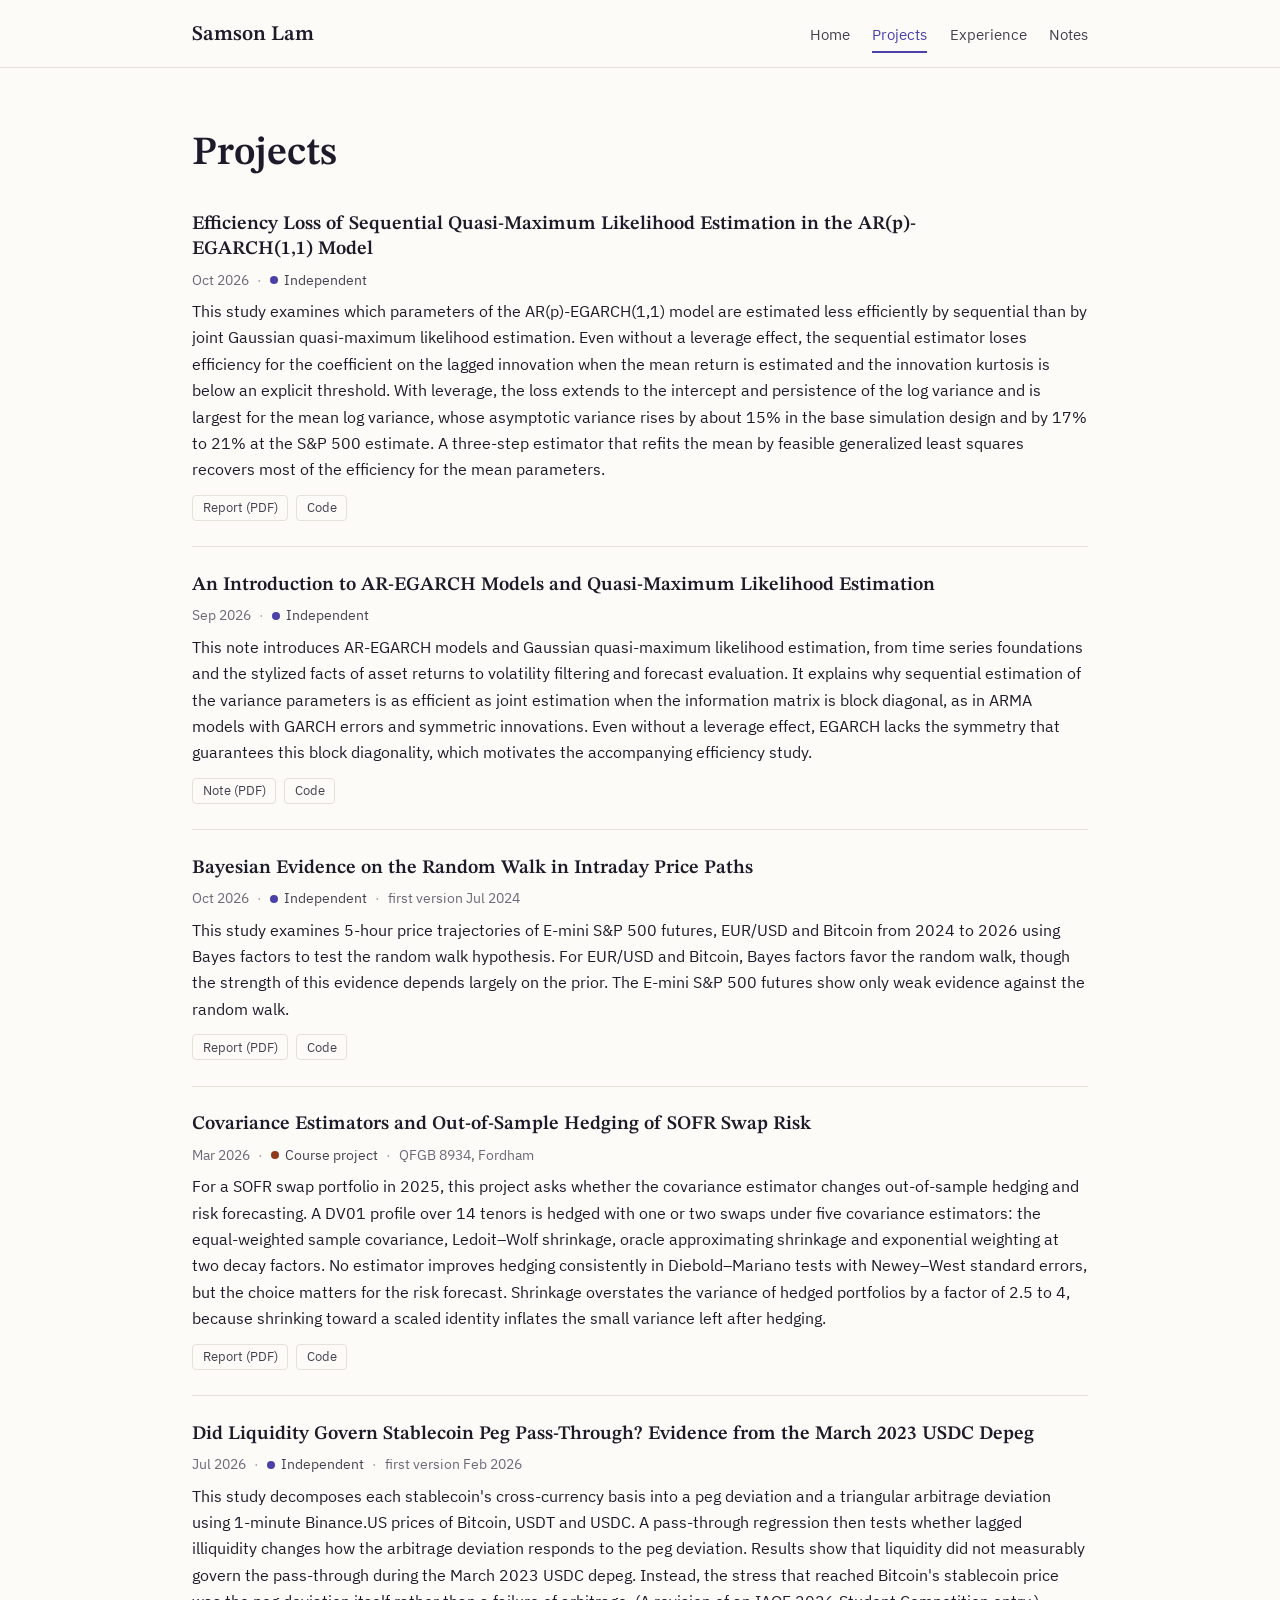
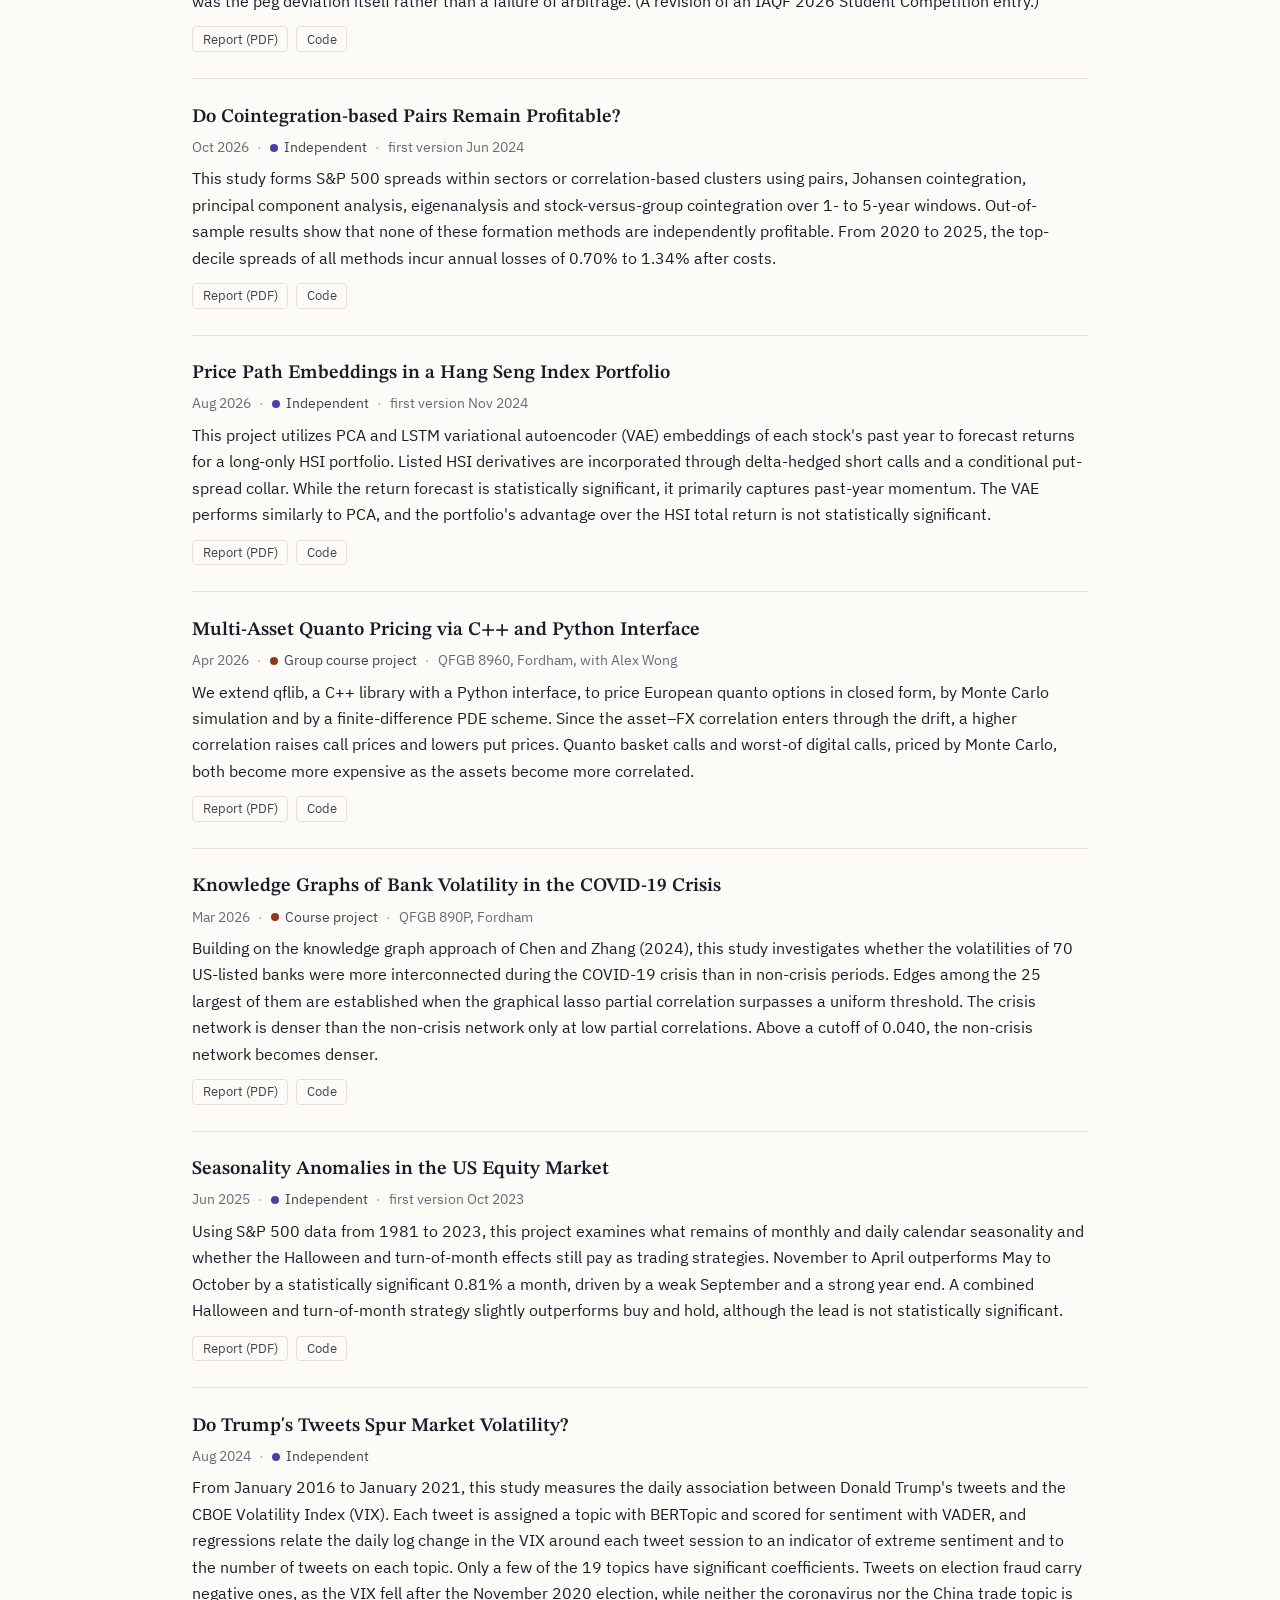
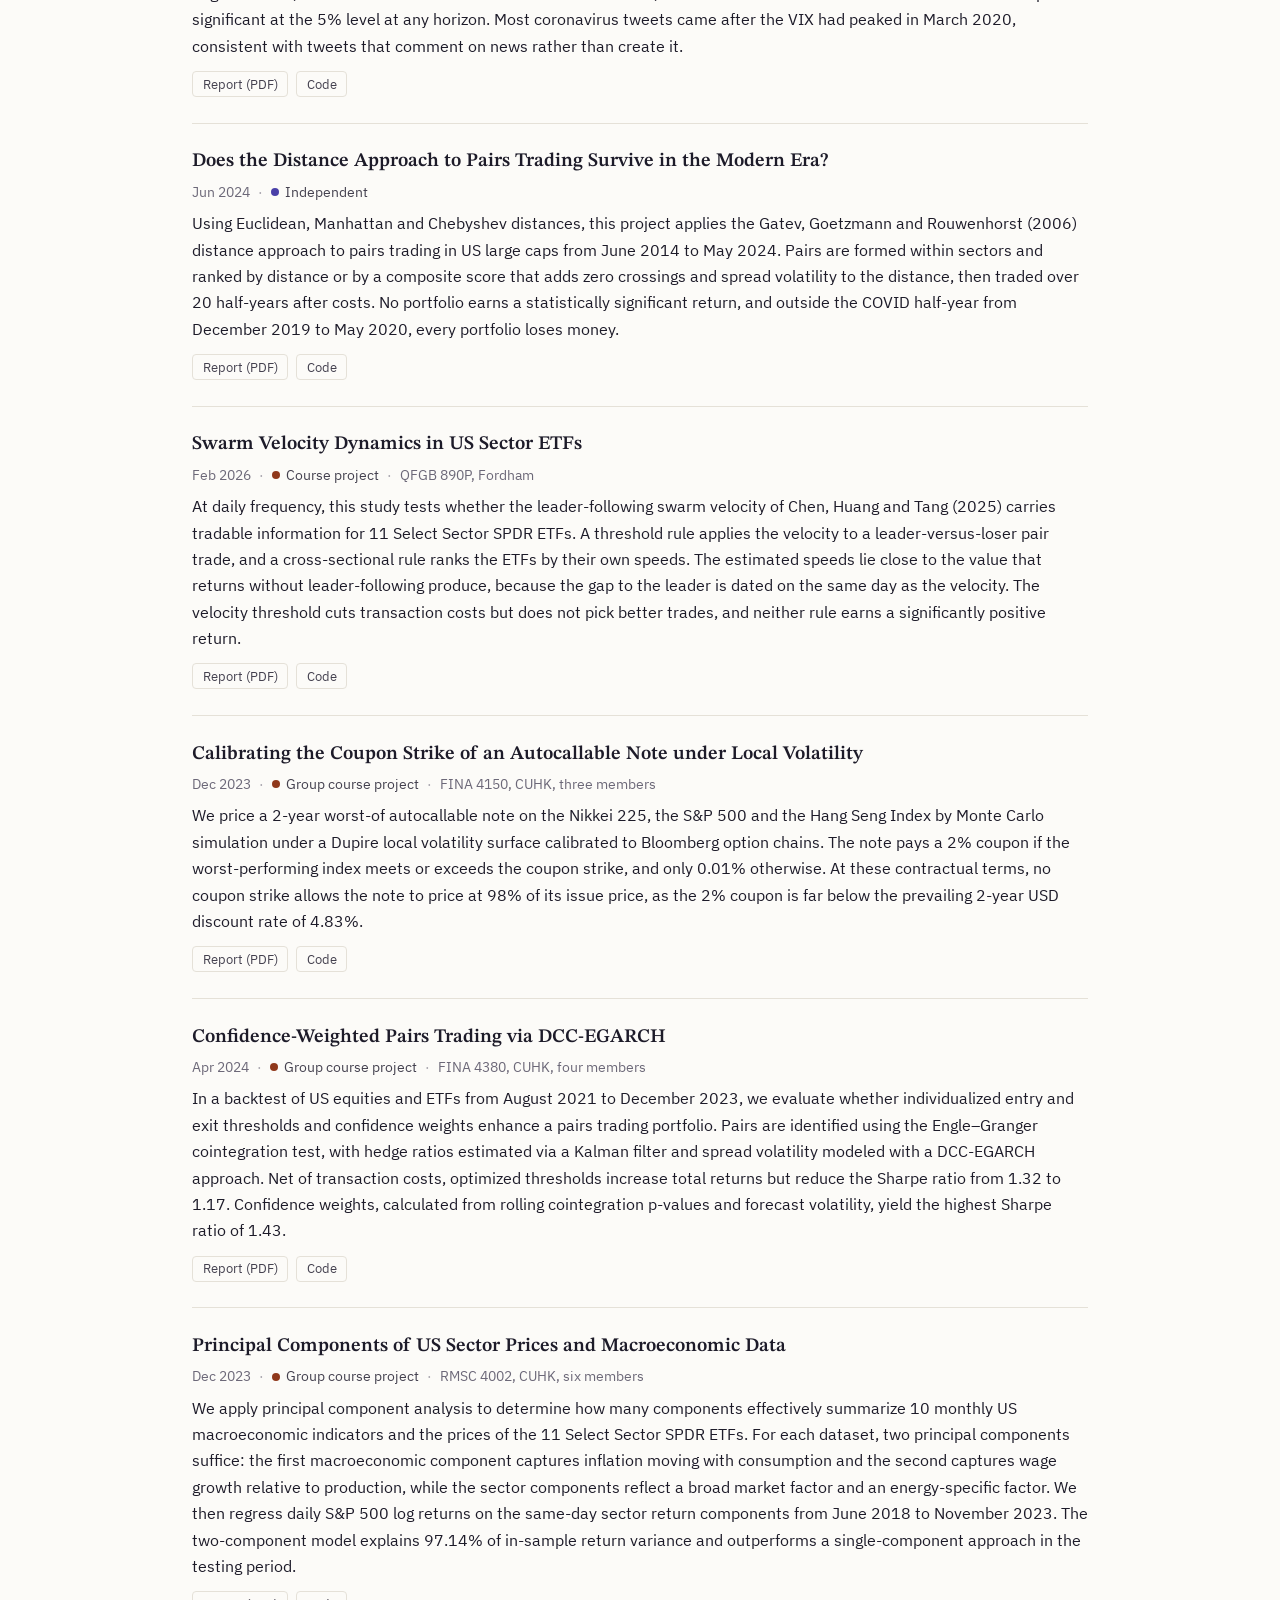
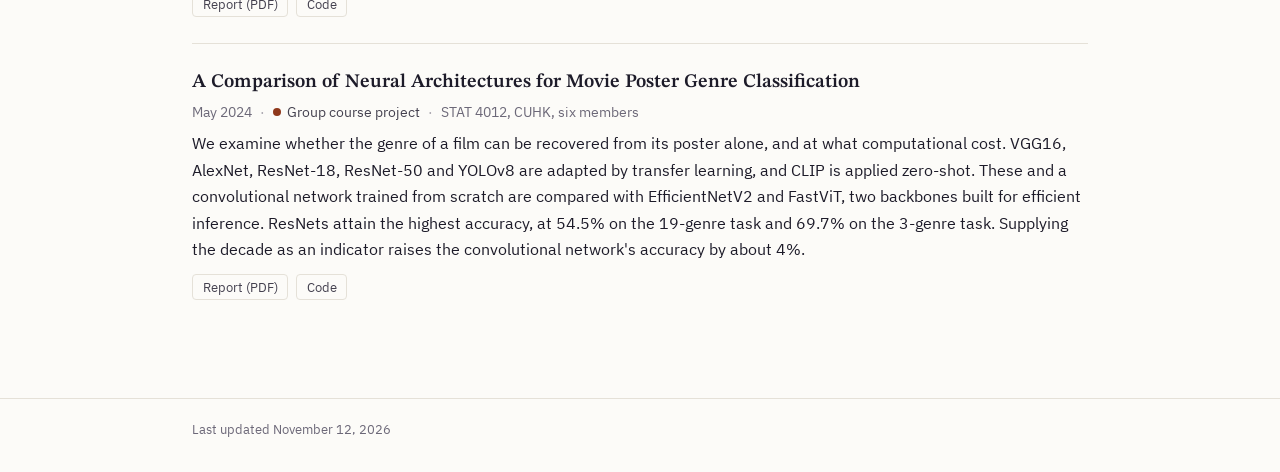
<file: projects.html>
<!DOCTYPE html>
<html xmlns="http://www.w3.org/1999/xhtml" lang="en" xml:lang="en"><head>

<meta charset="utf-8">
<meta name="generator" content="quarto-1.10.19">

<meta name="viewport" content="width=device-width, initial-scale=1.0, user-scalable=yes">

<meta name="description" content="Independent and course projects by Samson Lam, each with its report and code.">

<title>Projects</title>
<style>
/* Default styles provided by pandoc.
** See https://pandoc.org/MANUAL.html#variables-for-html for config info.
*/
span.smallcaps{font-variant: small-caps;}
div.columns{display: flex; gap: 1.5em;}
div.column{flex: auto;}
@media screen {
div.columns{gap: min(4vw, 1.5em);}
div.column{overflow-x: auto;}
}
div.hanging-indent{margin-left: 1.5em; text-indent: -1.5em;}
ul.task-list{list-style: none;}
ul.task-list li input[type="checkbox"] {
  width: 0.8em;
  margin: 0 0.8em 0.2em -1em; /* quarto-specific, see https://github.com/quarto-dev/quarto-cli/issues/4556 */ 
  vertical-align: middle;
}
.display.math{display: block; text-align: center; margin: 0.5rem auto;}
</style>


<script src="site_libs/quarto-listing/list.min.js"></script>
<script src="site_libs/quarto-listing/quarto-listing.js"></script>
<script>

  window.document.addEventListener("DOMContentLoaded", function (_event) {
    const listingTargetEl = window.document.querySelector('#listing-projects .list');
    if (!listingTargetEl) {
      // No listing discovered, do not attach.
      return; 
    }

    const options = {
      valueNames: ['listing-id','listing-title','listing-date','listing-type','listing-summary','listing-repo','listing-report','listing-label','listing-revised','listing-detail',{ data: ['index'] },{ data: ['categories'] },{ data: ['listing-date-sort'] }],
      
      searchColumns: ["listing-id","listing-title","listing-date","listing-type","listing-summary","listing-repo","listing-report","listing-label","listing-revised","listing-detail"],
    };

    window['quarto-listings'] = window['quarto-listings'] || {};
    window['quarto-listings']['listing-projects'] = new List('listing-projects', options);

    if (window['quarto-listing-loaded']) {
      window['quarto-listing-loaded']();
    }
  });

  window.addEventListener('hashchange',() => {
    if (window['quarto-listing-loaded']) {
      window['quarto-listing-loaded']();
    }
  })
  </script>
<link rel="stylesheet" href="assets/fonts/fonts.css">
<link rel="icon" href="favicon.ico" sizes="32x32">
<link rel="icon" href="assets/img/favicon.svg" type="image/svg+xml">
<link rel="apple-touch-icon" href="assets/img/apple-touch-icon.png">


<link rel="stylesheet" href="styles.css">
<meta property="og:title" content="Projects">
<meta property="og:description" content="Independent and course projects by Samson Lam, each with its report and code.">
<meta property="og:site_name" content="Samson Lam">
<meta name="twitter:title" content="Projects">
<meta name="twitter:description" content="Independent and course projects by Samson Lam, each with its report and code.">
<meta name="twitter:card" content="summary">
</head>

<body>

<a class="skip-link" href="#content">Skip to content</a>
<header class="site-header">
  <div class="wrap header-row">
    <a class="site-name" href="index.html">Samson Lam</a>
    <nav class="site-nav" aria-label="Main">
      <a href="index.html">Home</a>
      <a href="projects.html">Projects</a>
      <a href="experience.html">Experience</a>
      <a href="notes.html">Notes</a>
    </nav>
  </div>
</header>
<script>
(function () {
  var f = location.pathname.split('/').pop().replace(/\.html$/, '') || 'index';   // GitHub Pages also serves /projects etc. (8 Nov 2026)
  var links = document.querySelectorAll('.site-nav a');
  var hit = null;
  links.forEach(function (a) { if (a.getAttribute('href').replace(/\.html$/, '') === f) hit = a; });
  if (!hit) hit = links[0];
  hit.setAttribute('aria-current', 'page');
})();
</script>
<main id="content" class="wrap page"><header id="title-block-header" class="quarto-title-block"></header>




<section id="projects" class="page-head">
<h1>Projects</h1>
</section>
<div id="listing-projects" class="quarto-listing quarto-listing-container-custom">
<ol class="proj-list">

<li class="proj">
<h2 class="proj-title">Efficiency Loss of Sequential Quasi-Maximum Likelihood Estimation in the AR(p)-EGARCH(1,1) Model</h2>
<p class="proj-meta"><span class="proj-date">Oct 2026</span><span class="sep">·</span><span class="kind kind-independent">Independent</span></p>
<p class="proj-finding">This study examines which parameters of the AR(p)-EGARCH(1,1) model are estimated less efficiently by sequential than by joint Gaussian quasi-maximum likelihood estimation. Even without a leverage effect, the sequential estimator loses efficiency for the coefficient on the lagged innovation when the mean return is estimated and the innovation kurtosis is below an explicit threshold. With leverage, the loss extends to the intercept and persistence of the log variance and is largest for the mean log variance, whose asymptotic variance rises by about 15% in the base simulation design and by 17% to 21% at the S&amp;P 500 estimate. A three-step estimator that refits the mean by feasible generalized least squares recovers most of the efficiency for the mean parameters.</p>
<p class="proj-links"><a class="btn" href="https://softpandaa.github.io/ar-egarch-sequential-qmle/report.pdf">Report (PDF)<span class="vh"> of Efficiency Loss of Sequential Quasi-Maximum Likelihood Estimation in the AR(p)-EGARCH(1,1) Model, opens in a new tab</span></a><a class="btn" href="https://github.com/Softpandaa/ar-egarch-sequential-qmle">Code<span class="vh"> for Efficiency Loss of Sequential Quasi-Maximum Likelihood Estimation in the AR(p)-EGARCH(1,1) Model, opens in a new tab</span></a></p>
</li>

<li class="proj">
<h2 class="proj-title">An Introduction to AR-EGARCH Models and Quasi-Maximum Likelihood Estimation</h2>
<p class="proj-meta"><span class="proj-date">Sep 2026</span><span class="sep">·</span><span class="kind kind-independent">Independent</span></p>
<p class="proj-finding">This note introduces AR-EGARCH models and Gaussian quasi-maximum likelihood estimation, from time series foundations and the stylized facts of asset returns to volatility filtering and forecast evaluation. It explains why sequential estimation of the variance parameters is as efficient as joint estimation when the information matrix is block diagonal, as in ARMA models with GARCH errors and symmetric innovations. Even without a leverage effect, EGARCH lacks the symmetry that guarantees this block diagonality, which motivates the accompanying efficiency study.</p>
<p class="proj-links"><a class="btn" href="https://softpandaa.github.io/ar-egarch-sequential-qmle/notes.pdf">Note (PDF)<span class="vh"> of An Introduction to AR-EGARCH Models and Quasi-Maximum Likelihood Estimation, opens in a new tab</span></a><a class="btn" href="https://github.com/Softpandaa/ar-egarch-sequential-qmle">Code<span class="vh"> for An Introduction to AR-EGARCH Models and Quasi-Maximum Likelihood Estimation, opens in a new tab</span></a></p>
</li>

<li class="proj">
<h2 class="proj-title">Bayesian Evidence on the Random Walk in Intraday Price Paths</h2>
<p class="proj-meta"><span class="proj-date">Oct 2026</span><span class="sep">·</span><span class="kind kind-independent">Independent</span><span class="sep">·</span><span class="proj-rev">first version Jul 2024</span></p>
<p class="proj-finding">This study examines 5-hour price trajectories of E-mini S&amp;P 500 futures, EUR/USD and Bitcoin from 2024 to 2026 using Bayes factors to test the random walk hypothesis. For EUR/USD and Bitcoin, Bayes factors favor the random walk, though the strength of this evidence depends largely on the prior. The E-mini S&amp;P 500 futures show only weak evidence against the random walk.</p>
<p class="proj-links"><a class="btn" href="https://softpandaa.github.io/bayesian-intraday-random-walk/report.pdf">Report (PDF)<span class="vh"> of Bayesian Evidence on the Random Walk in Intraday Price Paths, opens in a new tab</span></a><a class="btn" href="https://github.com/Softpandaa/bayesian-intraday-random-walk">Code<span class="vh"> for Bayesian Evidence on the Random Walk in Intraday Price Paths, opens in a new tab</span></a></p>
</li>

<li class="proj">
<h2 class="proj-title">Covariance Estimators and Out-of-Sample Hedging of SOFR Swap Risk</h2>
<p class="proj-meta"><span class="proj-date">Mar 2026</span><span class="sep">·</span><span class="kind kind-course">Course project</span><span class="sep">·</span><span class="proj-detail">QFGB 8934, Fordham</span></p>
<p class="proj-finding">For a SOFR swap portfolio in 2025, this project asks whether the covariance estimator changes out-of-sample hedging and risk forecasting. A DV01 profile over 14 tenors is hedged with one or two swaps under five covariance estimators: the equal-weighted sample covariance, Ledoit–Wolf shrinkage, oracle approximating shrinkage and exponential weighting at two decay factors. No estimator improves hedging consistently in Diebold–Mariano tests with Newey–West standard errors, but the choice matters for the risk forecast. Shrinkage overstates the variance of hedged portfolios by a factor of 2.5 to 4, because shrinking toward a scaled identity inflates the small variance left after hedging.</p>
<p class="proj-links"><a class="btn" href="https://softpandaa.github.io/sofr-swap-hedging/report.pdf">Report (PDF)<span class="vh"> of Covariance Estimators and Out-of-Sample Hedging of SOFR Swap Risk, opens in a new tab</span></a><a class="btn" href="https://github.com/Softpandaa/sofr-swap-hedging">Code<span class="vh"> for Covariance Estimators and Out-of-Sample Hedging of SOFR Swap Risk, opens in a new tab</span></a></p>
</li>

<li class="proj">
<h2 class="proj-title">Did Liquidity Govern Stablecoin Peg Pass-Through? Evidence from the March 2023 USDC Depeg</h2>
<p class="proj-meta"><span class="proj-date">Jul 2026</span><span class="sep">·</span><span class="kind kind-independent">Independent</span><span class="sep">·</span><span class="proj-rev">first version Feb 2026</span></p>
<p class="proj-finding">This study decomposes each stablecoin's cross-currency basis into a peg deviation and a triangular arbitrage deviation using 1-minute Binance.US prices of Bitcoin, USDT and USDC. A pass-through regression then tests whether lagged illiquidity changes how the arbitrage deviation responds to the peg deviation. Results show that liquidity did not measurably govern the pass-through during the March 2023 USDC depeg. Instead, the stress that reached Bitcoin's stablecoin price was the peg deviation itself rather than a failure of arbitrage. (A revision of an IAQF 2026 Student Competition entry.)</p>
<p class="proj-links"><a class="btn" href="https://softpandaa.github.io/stablecoin-depeg-fragmentation/report.pdf">Report (PDF)<span class="vh"> of Did Liquidity Govern Stablecoin Peg Pass-Through? Evidence from the March 2023 USDC Depeg, opens in a new tab</span></a><a class="btn" href="https://github.com/Softpandaa/stablecoin-depeg-fragmentation">Code<span class="vh"> for Did Liquidity Govern Stablecoin Peg Pass-Through? Evidence from the March 2023 USDC Depeg, opens in a new tab</span></a></p>
</li>

<li class="proj">
<h2 class="proj-title">Do Cointegration-based Pairs Remain Profitable?</h2>
<p class="proj-meta"><span class="proj-date">Oct 2026</span><span class="sep">·</span><span class="kind kind-independent">Independent</span><span class="sep">·</span><span class="proj-rev">first version Jun 2024</span></p>
<p class="proj-finding">This study forms S&amp;P 500 spreads within sectors or correlation-based clusters using pairs, Johansen cointegration, principal component analysis, eigenanalysis and stock-versus-group cointegration over 1- to 5-year windows. Out-of-sample results show that none of these formation methods are independently profitable. From 2020 to 2025, the top-decile spreads of all methods incur annual losses of 0.70% to 1.34% after costs.</p>
<p class="proj-links"><a class="btn" href="https://softpandaa.github.io/cointegration-pairs-modern/report.pdf">Report (PDF)<span class="vh"> of Do Cointegration-based Pairs Remain Profitable?, opens in a new tab</span></a><a class="btn" href="https://github.com/Softpandaa/cointegration-pairs-modern">Code<span class="vh"> for Do Cointegration-based Pairs Remain Profitable?, opens in a new tab</span></a></p>
</li>

<li class="proj">
<h2 class="proj-title">Price Path Embeddings in a Hang Seng Index Portfolio</h2>
<p class="proj-meta"><span class="proj-date">Aug 2026</span><span class="sep">·</span><span class="kind kind-independent">Independent</span><span class="sep">·</span><span class="proj-rev">first version Nov 2024</span></p>
<p class="proj-finding">This project utilizes PCA and LSTM variational autoencoder (VAE) embeddings of each stock's past year to forecast returns for a long-only HSI portfolio. Listed HSI derivatives are incorporated through delta-hedged short calls and a conditional put-spread collar. While the return forecast is statistically significant, it primarily captures past-year momentum. The VAE performs similarly to PCA, and the portfolio's advantage over the HSI total return is not statistically significant.</p>
<p class="proj-links"><a class="btn" href="https://softpandaa.github.io/hsi-path-embeddings/report.pdf">Report (PDF)<span class="vh"> of Price Path Embeddings in a Hang Seng Index Portfolio, opens in a new tab</span></a><a class="btn" href="https://github.com/Softpandaa/hsi-path-embeddings">Code<span class="vh"> for Price Path Embeddings in a Hang Seng Index Portfolio, opens in a new tab</span></a></p>
</li>

<li class="proj">
<h2 class="proj-title">Multi-Asset Quanto Pricing via C++ and Python Interface</h2>
<p class="proj-meta"><span class="proj-date">Apr 2026</span><span class="sep">·</span><span class="kind kind-course">Group course project</span><span class="sep">·</span><span class="proj-detail">QFGB 8960, Fordham, with Alex Wong</span></p>
<p class="proj-finding">We extend qflib, a C++ library with a Python interface, to price European quanto options in closed form, by Monte Carlo simulation and by a finite-difference PDE scheme. Since the asset–FX correlation enters through the drift, a higher correlation raises call prices and lowers put prices. Quanto basket calls and worst-of digital calls, priced by Monte Carlo, both become more expensive as the assets become more correlated.</p>
<p class="proj-links"><a class="btn" href="https://softpandaa.github.io/qflib-quanto/report.pdf">Report (PDF)<span class="vh"> of Multi-Asset Quanto Pricing via C++ and Python Interface, opens in a new tab</span></a><a class="btn" href="https://github.com/Softpandaa/qflib-quanto">Code<span class="vh"> for Multi-Asset Quanto Pricing via C++ and Python Interface, opens in a new tab</span></a></p>
</li>

<li class="proj">
<h2 class="proj-title">Knowledge Graphs of Bank Volatility in the COVID-19 Crisis</h2>
<p class="proj-meta"><span class="proj-date">Mar 2026</span><span class="sep">·</span><span class="kind kind-course">Course project</span><span class="sep">·</span><span class="proj-detail">QFGB 890P, Fordham</span></p>
<p class="proj-finding">Building on the knowledge graph approach of Chen and Zhang (2024), this study investigates whether the volatilities of 70 US-listed banks were more interconnected during the COVID-19 crisis than in non-crisis periods. Edges among the 25 largest of them are established when the graphical lasso partial correlation surpasses a uniform threshold. The crisis network is denser than the non-crisis network only at low partial correlations. Above a cutoff of 0.040, the non-crisis network becomes denser.</p>
<p class="proj-links"><a class="btn" href="https://softpandaa.github.io/bank-vol-knowledge-graph/report.pdf">Report (PDF)<span class="vh"> of Knowledge Graphs of Bank Volatility in the COVID-19 Crisis, opens in a new tab</span></a><a class="btn" href="https://github.com/Softpandaa/bank-vol-knowledge-graph">Code<span class="vh"> for Knowledge Graphs of Bank Volatility in the COVID-19 Crisis, opens in a new tab</span></a></p>
</li>

<li class="proj">
<h2 class="proj-title">Seasonality Anomalies in the US Equity Market</h2>
<p class="proj-meta"><span class="proj-date">Jun 2025</span><span class="sep">·</span><span class="kind kind-independent">Independent</span><span class="sep">·</span><span class="proj-rev">first version Oct 2023</span></p>
<p class="proj-finding">Using S&amp;P 500 data from 1981 to 2023, this project examines what remains of monthly and daily calendar seasonality and whether the Halloween and turn-of-month effects still pay as trading strategies. November to April outperforms May to October by a statistically significant 0.81% a month, driven by a weak September and a strong year end. A combined Halloween and turn-of-month strategy slightly outperforms buy and hold, although the lead is not statistically significant.</p>
<p class="proj-links"><a class="btn" href="https://softpandaa.github.io/seasonal-anomalies/report.pdf">Report (PDF)<span class="vh"> of Seasonality Anomalies in the US Equity Market, opens in a new tab</span></a><a class="btn" href="https://github.com/Softpandaa/seasonal-anomalies">Code<span class="vh"> for Seasonality Anomalies in the US Equity Market, opens in a new tab</span></a></p>
</li>

<li class="proj">
<h2 class="proj-title">Do Trump's Tweets Spur Market Volatility?</h2>
<p class="proj-meta"><span class="proj-date">Aug 2024</span><span class="sep">·</span><span class="kind kind-independent">Independent</span></p>
<p class="proj-finding">From January 2016 to January 2021, this study measures the daily association between Donald Trump's tweets and the CBOE Volatility Index (VIX). Each tweet is assigned a topic with BERTopic and scored for sentiment with VADER, and regressions relate the daily log change in the VIX around each tweet session to an indicator of extreme sentiment and to the number of tweets on each topic. Only a few of the 19 topics have significant coefficients. Tweets on election fraud carry negative ones, as the VIX fell after the November 2020 election, while neither the coronavirus nor the China trade topic is significant at the 5% level at any horizon. Most coronavirus tweets came after the VIX had peaked in March 2020, consistent with tweets that comment on news rather than create it.</p>
<p class="proj-links"><a class="btn" href="https://softpandaa.github.io/trump-tweets-volatility/report.pdf">Report (PDF)<span class="vh"> of Do Trump's Tweets Spur Market Volatility?, opens in a new tab</span></a><a class="btn" href="https://github.com/Softpandaa/trump-tweets-volatility">Code<span class="vh"> for Do Trump's Tweets Spur Market Volatility?, opens in a new tab</span></a></p>
</li>

<li class="proj">
<h2 class="proj-title">Does the Distance Approach to Pairs Trading Survive in the Modern Era?</h2>
<p class="proj-meta"><span class="proj-date">Jun 2024</span><span class="sep">·</span><span class="kind kind-independent">Independent</span></p>
<p class="proj-finding">Using Euclidean, Manhattan and Chebyshev distances, this project applies the Gatev, Goetzmann and Rouwenhorst (2006) distance approach to pairs trading in US large caps from June 2014 to May 2024. Pairs are formed within sectors and ranked by distance or by a composite score that adds zero crossings and spread volatility to the distance, then traded over 20 half-years after costs. No portfolio earns a statistically significant return, and outside the COVID half-year from December 2019 to May 2020, every portfolio loses money.</p>
<p class="proj-links"><a class="btn" href="https://softpandaa.github.io/distance-pairs-modern/report.pdf">Report (PDF)<span class="vh"> of Does the Distance Approach to Pairs Trading Survive in the Modern Era?, opens in a new tab</span></a><a class="btn" href="https://github.com/Softpandaa/distance-pairs-modern">Code<span class="vh"> for Does the Distance Approach to Pairs Trading Survive in the Modern Era?, opens in a new tab</span></a></p>
</li>

<li class="proj">
<h2 class="proj-title">Swarm Velocity Dynamics in US Sector ETFs</h2>
<p class="proj-meta"><span class="proj-date">Feb 2026</span><span class="sep">·</span><span class="kind kind-course">Course project</span><span class="sep">·</span><span class="proj-detail">QFGB 890P, Fordham</span></p>
<p class="proj-finding">At daily frequency, this study tests whether the leader-following swarm velocity of Chen, Huang and Tang (2025) carries tradable information for 11 Select Sector SPDR ETFs. A threshold rule applies the velocity to a leader-versus-loser pair trade, and a cross-sectional rule ranks the ETFs by their own speeds. The estimated speeds lie close to the value that returns without leader-following produce, because the gap to the leader is dated on the same day as the velocity. The velocity threshold cuts transaction costs but does not pick better trades, and neither rule earns a significantly positive return.</p>
<p class="proj-links"><a class="btn" href="https://softpandaa.github.io/swarm-velocity/report.pdf">Report (PDF)<span class="vh"> of Swarm Velocity Dynamics in US Sector ETFs, opens in a new tab</span></a><a class="btn" href="https://github.com/Softpandaa/swarm-velocity">Code<span class="vh"> for Swarm Velocity Dynamics in US Sector ETFs, opens in a new tab</span></a></p>
</li>

<li class="proj">
<h2 class="proj-title">Calibrating the Coupon Strike of an Autocallable Note under Local Volatility</h2>
<p class="proj-meta"><span class="proj-date">Dec 2023</span><span class="sep">·</span><span class="kind kind-course">Group course project</span><span class="sep">·</span><span class="proj-detail">FINA 4150, CUHK, three members</span></p>
<p class="proj-finding">We price a 2-year worst-of autocallable note on the Nikkei 225, the S&amp;P 500 and the Hang Seng Index by Monte Carlo simulation under a Dupire local volatility surface calibrated to Bloomberg option chains. The note pays a 2% coupon if the worst-performing index meets or exceeds the coupon strike, and only 0.01% otherwise. At these contractual terms, no coupon strike allows the note to price at 98% of its issue price, as the 2% coupon is far below the prevailing 2-year USD discount rate of 4.83%.</p>
<p class="proj-links"><a class="btn" href="https://softpandaa.github.io/autocallable-local-vol/report.pdf">Report (PDF)<span class="vh"> of Calibrating the Coupon Strike of an Autocallable Note under Local Volatility, opens in a new tab</span></a><a class="btn" href="https://github.com/Softpandaa/autocallable-local-vol">Code<span class="vh"> for Calibrating the Coupon Strike of an Autocallable Note under Local Volatility, opens in a new tab</span></a></p>
</li>

<li class="proj">
<h2 class="proj-title">Confidence-Weighted Pairs Trading via DCC-EGARCH</h2>
<p class="proj-meta"><span class="proj-date">Apr 2024</span><span class="sep">·</span><span class="kind kind-course">Group course project</span><span class="sep">·</span><span class="proj-detail">FINA 4380, CUHK, four members</span></p>
<p class="proj-finding">In a backtest of US equities and ETFs from August 2021 to December 2023, we evaluate whether individualized entry and exit thresholds and confidence weights enhance a pairs trading portfolio. Pairs are identified using the Engle–Granger cointegration test, with hedge ratios estimated via a Kalman filter and spread volatility modeled with a DCC-EGARCH approach. Net of transaction costs, optimized thresholds increase total returns but reduce the Sharpe ratio from 1.32 to 1.17. Confidence weights, calculated from rolling cointegration p-values and forecast volatility, yield the highest Sharpe ratio of 1.43.</p>
<p class="proj-links"><a class="btn" href="https://softpandaa.github.io/confidence-pair-trading/report.pdf">Report (PDF)<span class="vh"> of Confidence-Weighted Pairs Trading via DCC-EGARCH, opens in a new tab</span></a><a class="btn" href="https://github.com/Softpandaa/confidence-pair-trading">Code<span class="vh"> for Confidence-Weighted Pairs Trading via DCC-EGARCH, opens in a new tab</span></a></p>
</li>

<li class="proj">
<h2 class="proj-title">Principal Components of US Sector Prices and Macroeconomic Data</h2>
<p class="proj-meta"><span class="proj-date">Dec 2023</span><span class="sep">·</span><span class="kind kind-course">Group course project</span><span class="sep">·</span><span class="proj-detail">RMSC 4002, CUHK, six members</span></p>
<p class="proj-finding">We apply principal component analysis to determine how many components effectively summarize 10 monthly US macroeconomic indicators and the prices of the 11 Select Sector SPDR ETFs. For each dataset, two principal components suffice: the first macroeconomic component captures inflation moving with consumption and the second captures wage growth relative to production, while the sector components reflect a broad market factor and an energy-specific factor. We then regress daily S&amp;P 500 log returns on the same-day sector return components from June 2018 to November 2023. The two-component model explains 97.14% of in-sample return variance and outperforms a single-component approach in the testing period.</p>
<p class="proj-links"><a class="btn" href="https://softpandaa.github.io/sector-macro-pca/report.pdf">Report (PDF)<span class="vh"> of Principal Components of US Sector Prices and Macroeconomic Data, opens in a new tab</span></a><a class="btn" href="https://github.com/Softpandaa/sector-macro-pca">Code<span class="vh"> for Principal Components of US Sector Prices and Macroeconomic Data, opens in a new tab</span></a></p>
</li>

<li class="proj">
<h2 class="proj-title">A Comparison of Neural Architectures for Movie Poster Genre Classification</h2>
<p class="proj-meta"><span class="proj-date">May 2024</span><span class="sep">·</span><span class="kind kind-course">Group course project</span><span class="sep">·</span><span class="proj-detail">STAT 4012, CUHK, six members</span></p>
<p class="proj-finding">We examine whether the genre of a film can be recovered from its poster alone, and at what computational cost. VGG16, AlexNet, ResNet-18, ResNet-50 and YOLOv8 are adapted by transfer learning, and CLIP is applied zero-shot. These and a convolutional network trained from scratch are compared with EfficientNetV2 and FastViT, two backbones built for efficient inference. ResNets attain the highest accuracy, at 54.5% on the 19-genre task and 69.7% on the 3-genre task. Supplying the decade as an indicator raises the convolutional network's accuracy by about 4%.</p>
<p class="proj-links"><a class="btn" href="https://softpandaa.github.io/film-genre-classification/report.pdf">Report (PDF)<span class="vh"> of A Comparison of Neural Architectures for Movie Poster Genre Classification, opens in a new tab</span></a><a class="btn" href="https://github.com/Softpandaa/film-genre-classification">Code<span class="vh"> for A Comparison of Neural Architectures for Movie Poster Genre Classification, opens in a new tab</span></a></p>
</li>

</ol>
<div class="listing-no-matching d-none">No matching items</div>
</div>



</main>
<footer class="site-footer">
  <div class="wrap footer-row">
    <span>Last updated November 12, 2026</span>
  </div>
</footer>
<script>
document.querySelectorAll('a[href^="http"]').forEach(function (a) { a.target = '_blank'; a.rel = 'noopener'; });
</script>




</body></html>
</file>
<file: assets/fonts/fonts.css>
/* Self-hosted fonts (SIL Open Font License 1.1; licences in this folder). Built from @fontsource 5.1.1. */

@font-face {
  font-family: 'STIX Two Text';
  font-style: normal;
  font-display: swap;
  font-weight: 400;
  src: url(stix-two-text-latin-400-normal.woff2) format('woff2');
  unicode-range: U+0000-00FF,U+0131,U+0152-0153,U+02BB-02BC,U+02C6,U+02DA,U+02DC,U+0304,U+0308,U+0329,U+2000-206F,U+20AC,U+2122,U+2191,U+2193,U+2212,U+2215,U+FEFF,U+FFFD;
}

@font-face {
  font-family: 'STIX Two Text';
  font-style: italic;
  font-display: swap;
  font-weight: 400;
  src: url(stix-two-text-latin-400-italic.woff2) format('woff2');
  unicode-range: U+0000-00FF,U+0131,U+0152-0153,U+02BB-02BC,U+02C6,U+02DA,U+02DC,U+0304,U+0308,U+0329,U+2000-206F,U+20AC,U+2122,U+2191,U+2193,U+2212,U+2215,U+FEFF,U+FFFD;
}

@font-face {
  font-family: 'STIX Two Text';
  font-style: normal;
  font-display: swap;
  font-weight: 600;
  src: url(stix-two-text-latin-600-normal.woff2) format('woff2');
  unicode-range: U+0000-00FF,U+0131,U+0152-0153,U+02BB-02BC,U+02C6,U+02DA,U+02DC,U+0304,U+0308,U+0329,U+2000-206F,U+20AC,U+2122,U+2191,U+2193,U+2212,U+2215,U+FEFF,U+FFFD;
}

@font-face {
  font-family: 'IBM Plex Sans';
  font-style: normal;
  font-display: swap;
  font-weight: 400;
  src: url(ibm-plex-sans-latin-400-normal.woff2) format('woff2');
  unicode-range: U+0000-00FF,U+0131,U+0152-0153,U+02BB-02BC,U+02C6,U+02DA,U+02DC,U+0304,U+0308,U+0329,U+2000-206F,U+20AC,U+2122,U+2191,U+2193,U+2212,U+2215,U+FEFF,U+FFFD;
}

@font-face {
  font-family: 'IBM Plex Sans';
  font-style: normal;
  font-display: swap;
  font-weight: 500;
  src: url(ibm-plex-sans-latin-500-normal.woff2) format('woff2');
  unicode-range: U+0000-00FF,U+0131,U+0152-0153,U+02BB-02BC,U+02C6,U+02DA,U+02DC,U+0304,U+0308,U+0329,U+2000-206F,U+20AC,U+2122,U+2191,U+2193,U+2212,U+2215,U+FEFF,U+FFFD;
}

@font-face {
  font-family: 'IBM Plex Sans';
  font-style: normal;
  font-display: swap;
  font-weight: 600;
  src: url(ibm-plex-sans-latin-600-normal.woff2) format('woff2');
  unicode-range: U+0000-00FF,U+0131,U+0152-0153,U+02BB-02BC,U+02C6,U+02DA,U+02DC,U+0304,U+0308,U+0329,U+2000-206F,U+20AC,U+2122,U+2191,U+2193,U+2212,U+2215,U+FEFF,U+FFFD;
}

@font-face {
  font-family: 'IBM Plex Sans';
  font-style: italic;
  font-display: swap;
  font-weight: 400;
  src: url(ibm-plex-sans-latin-400-italic.woff2) format('woff2');
  unicode-range: U+0000-00FF,U+0131,U+0152-0153,U+02BB-02BC,U+02C6,U+02DA,U+02DC,U+0304,U+0308,U+0329,U+2000-206F,U+20AC,U+2122,U+2191,U+2193,U+2212,U+2215,U+FEFF,U+FFFD;
}
</file>
<file: styles.css>
:root {
  color-scheme: light;
  --paper: #fcfbf8;           --ink: #1d1b29;
  --ink-2: #44414f;
  --muted: #6c6878;
  --rule: #e5e1d8;
  --accent: #4a40a8;          --accent-wash: #efeefc;     --fin: #8f381b;             --fin-wash: #faece7;        --stone: #5f5e5a;           --stone-wash: #f1efe8;      --font-text: "STIX Two Text", "STIX Two", "Cambria", Georgia, serif;
  --font-ui: "IBM Plex Sans", "Segoe UI", system-ui, -apple-system, sans-serif;
  --font-mono: ui-monospace, "SFMono-Regular", Menlo, Consolas, monospace;

  --measure: 56rem;              --diagram-edge: var(--muted);   }

html { font-size: 100%; -webkit-text-size-adjust: 100%; scroll-padding-top: 5rem; }   body {
  margin: 0;
  background: var(--paper);
  color: var(--ink);
  font-family: var(--font-ui);
  font-size: 1rem;
  line-height: 1.65;
  font-kerning: normal;
}
h1, h2, h3 { text-wrap: balance; margin: 0; font-family: var(--font-text); font-weight: 600; color: var(--ink); }
p, ul { margin: 0; }
a { color: var(--accent); text-decoration-thickness: 1px; text-underline-offset: 0.2em; }
a:hover { text-decoration-thickness: 2px; }
a:focus-visible, button:focus-visible { outline: 2px solid var(--accent); outline-offset: 3px; border-radius: 2px; }
strong { font-weight: 600; }
code { font-family: var(--font-mono); font-size: 0.9em; }

.wrap {
  max-width: calc(var(--measure) + 2rem);
  margin-inline: auto;
  padding-left: max(16px, env(safe-area-inset-left, 0px));
  padding-right: max(16px, env(safe-area-inset-right, 0px));
  box-sizing: border-box;
}

.skip-link {
  position: absolute; left: max(16px, env(safe-area-inset-left, 0px)); top: -3rem;
  padding: 0.4rem 0.7rem; background: var(--ink); color: var(--paper); font-size: 0.875rem; z-index: 20;
}
.skip-link:focus { top: 0.5rem; }

.site-header {
  border-bottom: 1px solid var(--rule);
  position: sticky; top: 0; z-index: 10; background: var(--paper);   }
.header-row {
  display: flex; flex-wrap: wrap; align-items: baseline; justify-content: space-between;
  gap: 0.35rem 2rem; padding-block: 1.1rem 0.9rem;
}
.site-name { font-family: var(--font-text); font-weight: 600; font-size: 1.3rem; color: var(--ink); text-decoration: none; }
.site-nav { display: flex; flex-wrap: wrap; gap: 1.4rem; font-size: 0.92rem; }   .site-nav a {
  color: var(--ink-2); text-decoration: none; white-space: nowrap;
  padding-block: 0.25rem; border-bottom: 2px solid transparent;
}
.site-nav a:hover { color: var(--ink); border-bottom-color: var(--rule); }
.site-nav a[aria-current="page"] { color: var(--accent); border-bottom-color: var(--accent); }

.site-footer { border-top: 1px solid var(--rule); margin-top: 4.5rem; font-size: 0.8rem; color: var(--muted); }
.footer-row { display: flex; flex-wrap: wrap; justify-content: space-between; gap: 0.5rem 2rem; padding-block: 1.25rem 2rem; }
.site-footer a { color: var(--muted); }

main.page { padding-block: 3rem 0; }

.page-head { display: grid; gap: 0.9rem; padding-bottom: 2.25rem; }
.page-head > h1 { font-size: clamp(2rem, 1.6rem + 1.6vw, 2.5rem); line-height: 1.1; }
.page-head > p { color: var(--ink-2); }   .block { padding-top: 2.75rem; }
.page-head + .block { padding-top: 0; }   .block > h2 {
  font-size: 1.4rem; line-height: 1.25;
  padding-bottom: 0.6rem; margin-bottom: 1.5rem; border-bottom: 1px solid var(--rule);
}
.block-body { display: grid; gap: 2rem; min-width: 0; }

.hero {
  display: grid; grid-template-columns: minmax(0, 1fr) 13rem; gap: 1.5rem 3rem; align-items: start;
}
.hero-text { display: grid; gap: 1.1rem; min-width: 0; grid-column: 1; grid-row: 1; }
.hero > .photo { grid-column: 2; grid-row: 1; margin-top: 0.4rem; }
.bio { display: grid; gap: 0.8rem; font-size: 1.05rem; line-height: 1.7; }
.bio p { max-width: 36rem; }
.personal { color: var(--ink-2); }
.links { font-size: 0.95rem; }   .photo {
  width: 100%; aspect-ratio: 4 / 5; max-width: 100%;
  background: var(--accent-wash); border-radius: 6px; overflow: hidden;
  display: grid; place-items: center;
}
.photo img { width: 100%; height: 100%; object-fit: cover; display: block; }

.edu-list { gap: 1.25rem; }
.home-edu { margin-top: 0; }
.edu { display: grid; gap: 0.1rem; font-size: 0.95rem; }
.edu-head p, .entry-head p { display: grid; grid-template-columns: minmax(0, 1fr) auto; gap: 0 1rem; align-items: baseline; }
.degree { font-weight: 600; }
.school { color: var(--ink-2); }
.when { color: var(--muted); font-size: 0.875rem; white-space: nowrap; font-variant-numeric: tabular-nums; }
.honours { color: var(--ink-2); font-size: 0.95rem; }
.minors { color: var(--ink-2); font-size: 0.92rem; }   .awards ul { list-style: none; padding-left: 0; margin-top: 0.4rem; display: grid; gap: 0.25rem; font-size: 0.9rem; color: var(--ink-2); }
.awards li { display: grid; grid-template-columns: minmax(0, 1fr) auto; gap: 0 1rem; align-items: baseline; }

.entry { display: grid; gap: 0.15rem; }
.entry-role { font-weight: 600; }
.entry-org { color: var(--ink-2); font-size: 0.95rem; }
.entry ul { margin-top: 0.45rem; padding-left: 1.1rem; display: grid; gap: 0.3rem; color: var(--ink-2); font-size: 0.95rem; }
.entry ul li::marker { color: var(--muted); }
.entry > p:not(.entry-org) { color: var(--ink-2); font-size: 0.95rem; margin-top: 0.35rem; }
.courses { list-style: none; padding-left: 0 !important; }
.courses ul { padding-left: 0; list-style: none; }   .courses li { align-items: baseline; }
.courses li p, .courses li { display: flex; flex-wrap: wrap; justify-content: space-between; gap: 0 1rem; }

.proj-list { list-style: none; margin: 0; padding: 0; }
.proj { display: grid; gap: 0.4rem; padding-block: 1.6rem; border-top: 1px solid var(--rule); }
.proj:first-child { border-top: 0; padding-top: 0; }
.proj-title { font-size: 1.2rem; line-height: 1.3; text-wrap: pretty; }
.proj-meta { display: flex; flex-wrap: wrap; align-items: baseline; gap: 0.2rem 0.5rem; font-size: 0.875rem; color: var(--muted); font-variant-numeric: tabular-nums; }
.proj-meta .sep { opacity: 0.6; }
.kind { display: inline-flex; align-items: baseline; gap: 0.35rem; color: var(--ink-2); }
.kind::before { content: ""; width: 0.5rem; height: 0.5rem; border-radius: 50%; background: var(--accent); align-self: center; }
.kind-course::before { background: var(--fin); }
.proj-finding { color: var(--ink); }
.proj-links { display: flex; flex-wrap: wrap; gap: 0.5rem; margin-top: 0.35rem; }
.btn {
  font-size: 0.8rem; line-height: 1.5; text-decoration: none; color: var(--ink-2);
  border: 1px solid var(--rule); border-radius: 4px; padding: 0.15rem 0.6rem;
}
.btn:hover { color: var(--accent); border-color: var(--accent); }

.diagram { overflow-x: auto; }
.diagram-lead { padding-block: 0.5rem 1rem; }
.diagram svg { display: block; margin-inline: auto; }
.vol-list { display: grid; }
.vol { display: grid; gap: 0.2rem; min-width: 0; padding-block: 1rem; border-top: 1px solid var(--rule); }
.vol:first-child { border-top: 0; padding-top: 0; }
.vol > h3 { font-size: 1.1rem; line-height: 1.3; }
.vol > p:not(:last-child) { color: var(--ink-2); font-size: 0.95rem; }
.vol-link { font-size: 0.85rem; }
.vol-link.is-off { color: var(--muted); }
.vol.planned > h3 { color: var(--ink-2); font-weight: 500; }
.diagram-key { display: flex; flex-wrap: wrap; justify-content: center; gap: 0.4rem 1.25rem; margin-top: 0.75rem; font-size: 0.8rem; color: var(--ink-2); }
.key { display: inline-flex; align-items: center; gap: 0.4rem; }
.key::before { content: ""; width: 0.8rem; height: 0.8rem; border-radius: 2px; border: 1px solid; }
.key-math::before { background: var(--accent-wash); border-color: var(--accent); }
.key-fin::before { background: var(--fin-wash); border-color: var(--fin); }
.vh { position: absolute; width: 1px; height: 1px; padding: 0; margin: -1px; overflow: hidden; clip: rect(0 0 0 0); white-space: nowrap; border: 0; }
.copyright { display: block; margin-top: 2.5rem; font-size: 0.8rem; color: var(--muted); }

#title-block-header { margin: 15px 0 1em; }   #title-block-header .title { font-size: clamp(2rem, 1.6rem + 1.6vw, 2.5rem); line-height: 1.1; }

.d-none, .listing-no-matching { display: none !important; }   @media (max-width: 47.99rem) {
  main.page { padding-top: 2rem; }
  html { scroll-padding-top: 5.5rem; }
  .header-row { padding-block: 0.5rem 0.25rem; row-gap: 0; }
  .site-name { font-size: 1.15rem; }
  .site-nav { gap: 0.9rem; width: 100%; font-size: 0.875rem; }
  .hero { grid-template-columns: minmax(0, 1fr); }
  .hero-text, .hero > .photo { grid-column: 1; grid-row: auto; }
  .hero > .photo { width: 8rem; margin-top: 0; }
  .diagram svg { min-width: 36rem; }
  .awards ul { gap: 0.5rem; }
  .edu-head p, .entry-head p, .awards li, .courses li { grid-template-columns: minmax(0, 1fr); display: grid; }
}

@media (prefers-reduced-motion: reduce) {
  * { scroll-behavior: auto !important; transition: none !important; }
}
</file>
